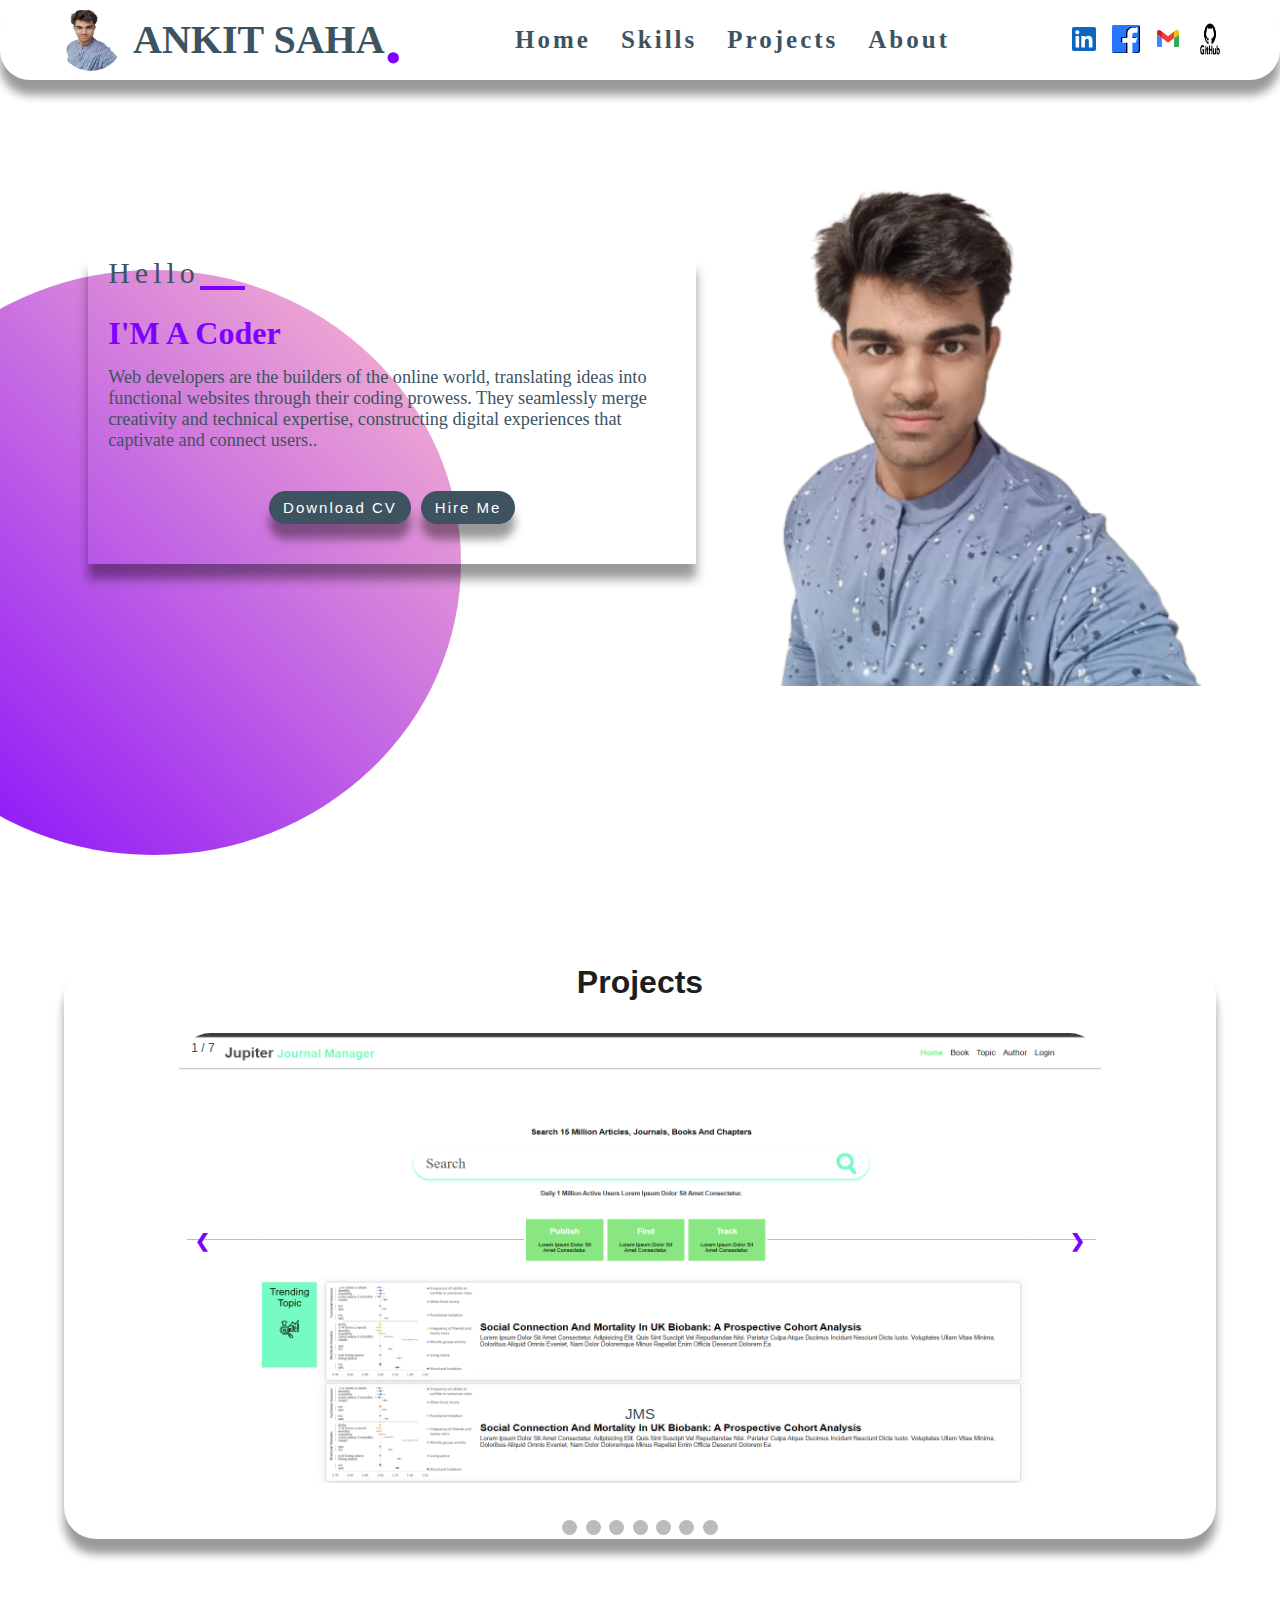
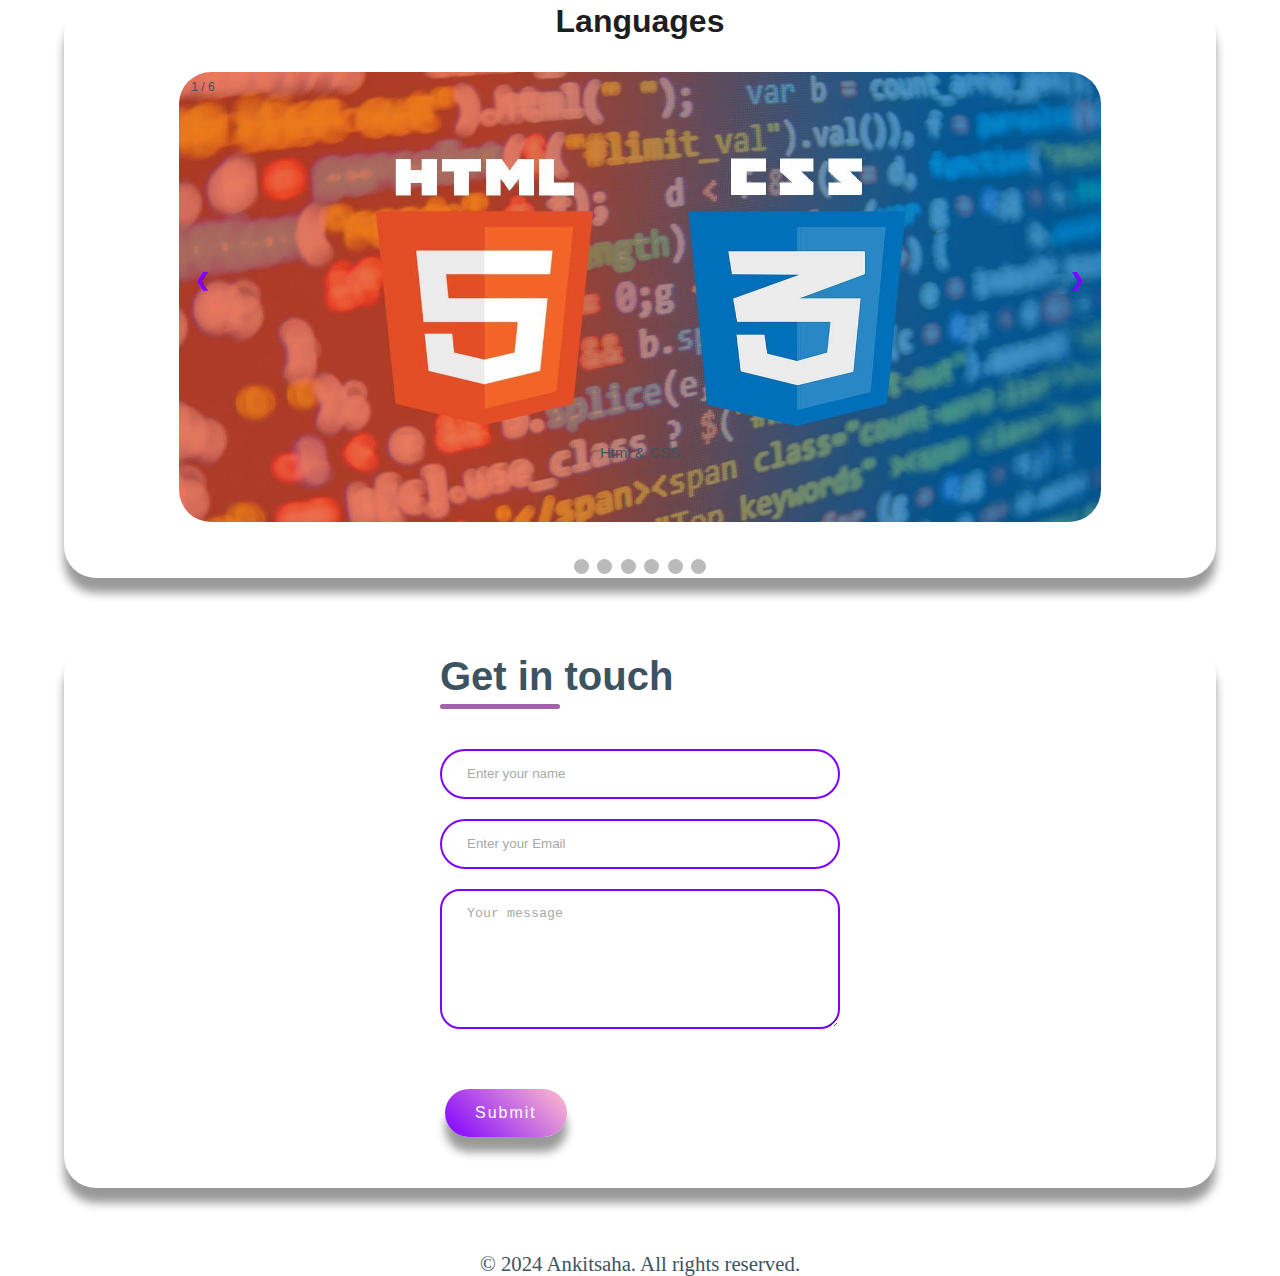
<file: index.html>
<!DOCTYPE html>
<html lang="en">
<head>
    <meta charset="UTF-8">
    <meta name="viewport" content="width=device-width, initial-scale=1.0">
    <title>Ankit's_Profile</title>
    <link rel="icon" type="image/x-icon" href="./photoes/Ankit.png">
    <link rel="stylesheet" href="style.css">
    <link rel="stylesheet" href="mediaquery.css">
</head>
<body>
    <div class="container">
        <nav>
            <div class="logo">
                <img src="./photoes/Ankit.png" alt="">
                Ankit Saha<b>.</b>
            </div>

            <ul class="navItem">
                <li><a href="index.html">Home</a></li>
                <li><a href="skillspage.html">Skills</a></li>
                <li><a href="projects.html">Projects</a></li>
                <li><a href="About.html">about</a></li>

            </ul>
        
            <div class="links">
                <a href="https://www.linkedin.com/feed/"><img src="./photoes/linkedin-svgrepo-com.svg" alt=""></i></a>
                <a href="https://www.facebook.com/"><img src="./photoes/facebook-svgrepo-com.svg" alt=""></a>
                <a href="contact_mail.html"><img src="./photoes/gmail-svgrepo-com.svg" alt=""></i></a>
                <a href="https://github.com/dashboard"><img src="./photoes/github.png" alt=""></a>
            </div>
        </nav>

        <div class="wrapper">
            <div class="cols cols0">
                <span class="topline">Hello</span>
                <h1><span class="multiText sentence" id="sentence"></span>
                    <span id="feature-text" class="multiText"></span>
                    <span class="input-cursor multiText"></span></h1>
                <p>Web developers are the builders of the online world, 
                    translating ideas into functional websites through their coding prowess. 
                    They seamlessly merge creativity and technical expertise,
                     constructing digital experiences that captivate and connect users..</p>
                     <div class="btns">
                        <a href="./ankit_saha_CV.pdf" download="ankit_saha_CV"><button id="downloadCV">download CV</button></a>
                        
                        <a href="hire_me.html"><button>hire me</button></a>
                     </div>
            </div>
            <div class="cols cols1">
                <div class="imgbox">
                    <img src="./photoes/Ankit.png" alt="">
                </div>
            </div>
            
        </div>
    </div>

    <div class="body">
        <h1>Projects</h1>
        <div class="slideshow-container">
    
            <!-- Full-width images with number and caption text -->
            <div class="mySlides1 fade">
              <div class="numbertext">1 / 7</div>
              <img src="./photoes/JMS.png" alt="">
              <div class="text">JMS</div>
            </div>
          
            <div class="mySlides1 fade">
              <div class="numbertext">2 / 7</div>
              <img src="./photoes/my_portfolio.png" alt="">
              <div class="text">my portfolio</div>
            </div>
          
            <div class="mySlides1 fade">
              <div class="numbertext">3 / 7</div>
              <img src="./photoes/Garbage_Collector.png" alt="">
              <div class="text">Garbage Collector</div>
            </div>
        
            <div class="mySlides1 fade">
              <div class="numbertext">4 / 7</div>
              <img src="./photoes/Spotify.png" alt="Spotify">
              <div class="text">Spotify</div>
            </div>
        
            <div class="mySlides1 fade">
              <div class="numbertext">5 / 7</div>
              <img src="./photoes/Notepad.png" alt="">
              <div class="text">Notepad</div>
            </div>

            <div class="mySlides1 fade">
                <div class="numbertext">6 / 7</div>
                <img src="./photoes/ems.png" alt="EMS">
                <div class="text">EMS</div>
            </div>
            <div class="mySlides1 fade">
                <div class="numbertext">7 / 7</div>
                <img src="./photoes/tic_tac_toe.png" alt="tic_tac_toe">
                <div class="text">tic_tac_toe</div>
            </div>
          
            <!-- Next and previous buttons -->
            <a class="prev" onclick="plusSlides(-1, 0)">&#10094;</a>
            <a class="next" onclick="plusSlides(1, 0)">&#10095;</a>
          </div>
          <br>
          
          <!-- The dots/circles -->
          <div style="text-align:center">
            <span class="dot1" onclick="currentSlide(1, 0)"></span>
            <span class="dot1" onclick="currentSlide(2, 0)"></span>
            <span class="dot1" onclick="currentSlide(3, 0)"></span>
            <span class="dot1" onclick="currentSlide(4, 0)"></span>
            <span class="dot1" onclick="currentSlide(5, 0)"></span>
            <span class="dot1" onclick="currentSlide(6, 0)"></span>
            <span class="dot1" onclick="currentSlide(7, 0)"></span>
        </div>
        </div>  

        <div class="body labody">
            <h1>Languages</h1>
            <div class="slideshow-container">
        
                <!-- Full-width images with number and caption text -->
                <div class="mySlides2 fade">
                  <div class="numbertext">1 / 6</div>
                  <img src="./photoes/language_photo/htnl_css.jpg" alt="">
                  <div class="text">Html & CSS</div>
                </div>
              
                <div class="mySlides2 fade">
                  <div class="numbertext">2 / 6</div>
                  <img src="./photoes/language_photo/js.jpg" alt="">
                  <div class="text">js</div>
                </div>
              
                <div class="mySlides2 fade">
                  <div class="numbertext">3 / 6</div>
                  <img src="./photoes/language_photo/java.jpg" alt="">
                  <div class="text">java</div>
                </div>
            
                <div class="mySlides2 fade">
                  <div class="numbertext">4 / 6</div>
                  <img src="./photoes/language_photo/mysql.jpeg" alt="Spotify">
                  <div class="text">mysql</div>
                </div>
            
                <div class="mySlides2 fade">
                  <div class="numbertext">5 / 6</div>
                  <img src="./photoes/language_photo/php.jpg" alt="">
                  <div class="text">php</div>
                </div>
    
                <div class="mySlides2 fade">
                    <div class="numbertext">6 / 6</div>
                    <img src="./photoes/language_photo/download_c.png" alt="EMS">
                    <div class="text">c</div>
                </div>
                
              
                <!-- Next and previous buttons -->
                <a class="prev" onclick="plusSlides(-1, 1)">&#10094;</a>
                <a class="next" onclick="plusSlides(1, 1)">&#10095;</a>
              </div>
              <br>
              
              <!-- The dots/circles -->
              <div style="text-align:center">
                <span class="dot2" onclick="currentSlide(1, 1)"></span>
                <span class="dot2" onclick="currentSlide(2, 1)"></span>
                <span class="dot2" onclick="currentSlide(3, 1)"></span>
                <span class="dot2" onclick="currentSlide(4, 1)"></span>
                <span class="dot2" onclick="currentSlide(5, 1)"></span>
                <span class="dot2" onclick="currentSlide(6, 1)"></span>
            </div>
        </div>  
<!--
     <div class="body labody">
                <h1>Hobby</h1>
                <div class="slideshow-container">
            
                     Full-width images with number and caption text 
                    <div class="mySlides3 fade">
                        <div class="numbertext">1 / 5</div>
                        <img src="./photoes/hobby/chess-silver-black-reflection-wallpaper-preview.jpg" style="width:100%">
                        <div class="text">Playing Chess</div>
                      </div>
                    
                      <div class="mySlides3 fade">
                        <div class="numbertext">2 / 5</div>
                        <img src="./photoes/hobby/cycling.jpg" style="width:100%">
                        <div class="text">Cycling</div>
                      </div>
                    
                      <div class="mySlides3 fade">
                        <div class="numbertext">3 / 5</div>
                        <img src="./photoes/hobby/exercises.jpg" style="width:100%">
                        <div class="text">exercises</div>
                      </div>
                  
                      <div class="mySlides3 fade">
                        <div class="numbertext">4 / 5</div>
                        <img src="./photoes/hobby/cooking.jpeg" style="width:100%">
                        <div class="text">Caption Three</div>
                      </div>
                  
                      <div class="mySlides3 fade">
                        <div class="numbertext">5 / 5</div>
                        <img src="./photoes/hobby/watching_videos.jpg" style="width:100%">
                        <div class="text">watching_videos</div>
                      </div>
                    
                     Next and previous buttons 
                      <a class="prev" onclick="plusSlides(-1, 2)">&#10094;</a>
                      <a class="next" onclick="plusSlides(1, 2)">&#10095;</a>
                    </div>
                    <br>
                    
                    The dots/circles
                    <div style="text-align:center">
                      <span class="dot3" onclick="currentSlide(1, 2)"></span>
                      <span class="dot3" onclick="currentSlide(2, 2)"></span>
                      <span class="dot3" onclick="currentSlide(3, 2)"></span>
                      <span class="dot3" onclick="currentSlide(4, 2)"></span>
                      <span class="dot3" onclick="currentSlide(5, 2)"></span>
                    </div>
                  </div>  -->

                  <div class="conta body">

                    <div class="contact-container">
                        <form action="https://api.web3forms.com/submit" method="POST" class="contact-left">
                            <div class="contact-left-title">
                                <h2>Get in touch</h2>
                                <hr>
                            </div>
                            <input type="hidden" name="access_key" value="df89b491-21e5-476a-a825-24d59970a0f6">
                            <input type="text" name="name" required placeholder="Enter your name" class="contact-input">
                            <input type="email" name="Email" required placeholder="Enter your Email" class="contact-input">
                            <textarea name="message" placeholder="Your message" class="contact-input" required id="" cols="30" rows="10"></textarea>
                            <button type="submit">Submit</button>
                        </form>
                    </div>
                </div>
           

            <footer>
                <p>&copy; 2024 Ankitsaha. All rights reserved.</p>
            </footer>

    <script src="https://code.jquery.com/jquery-3.6.4.min.js"></script>
    <script src="typecast.js"></script>
</body>
</html>
</file>
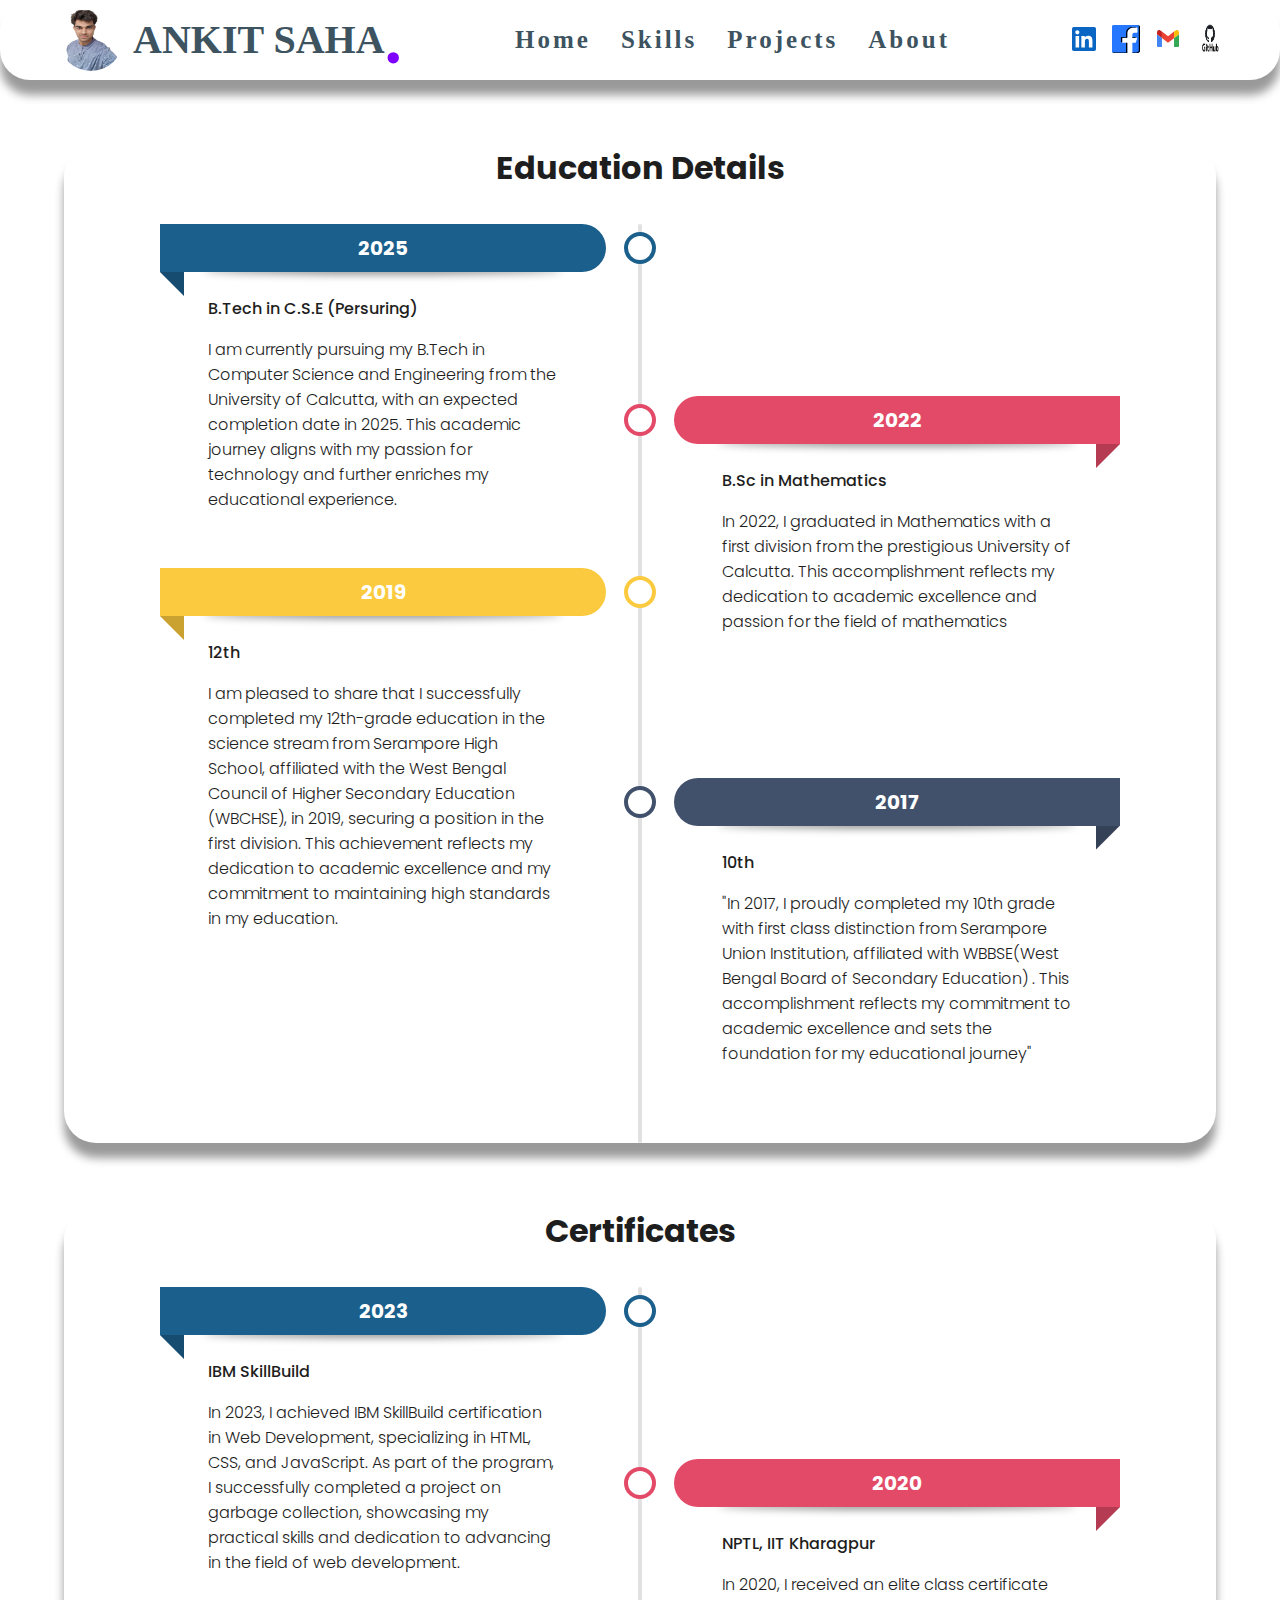
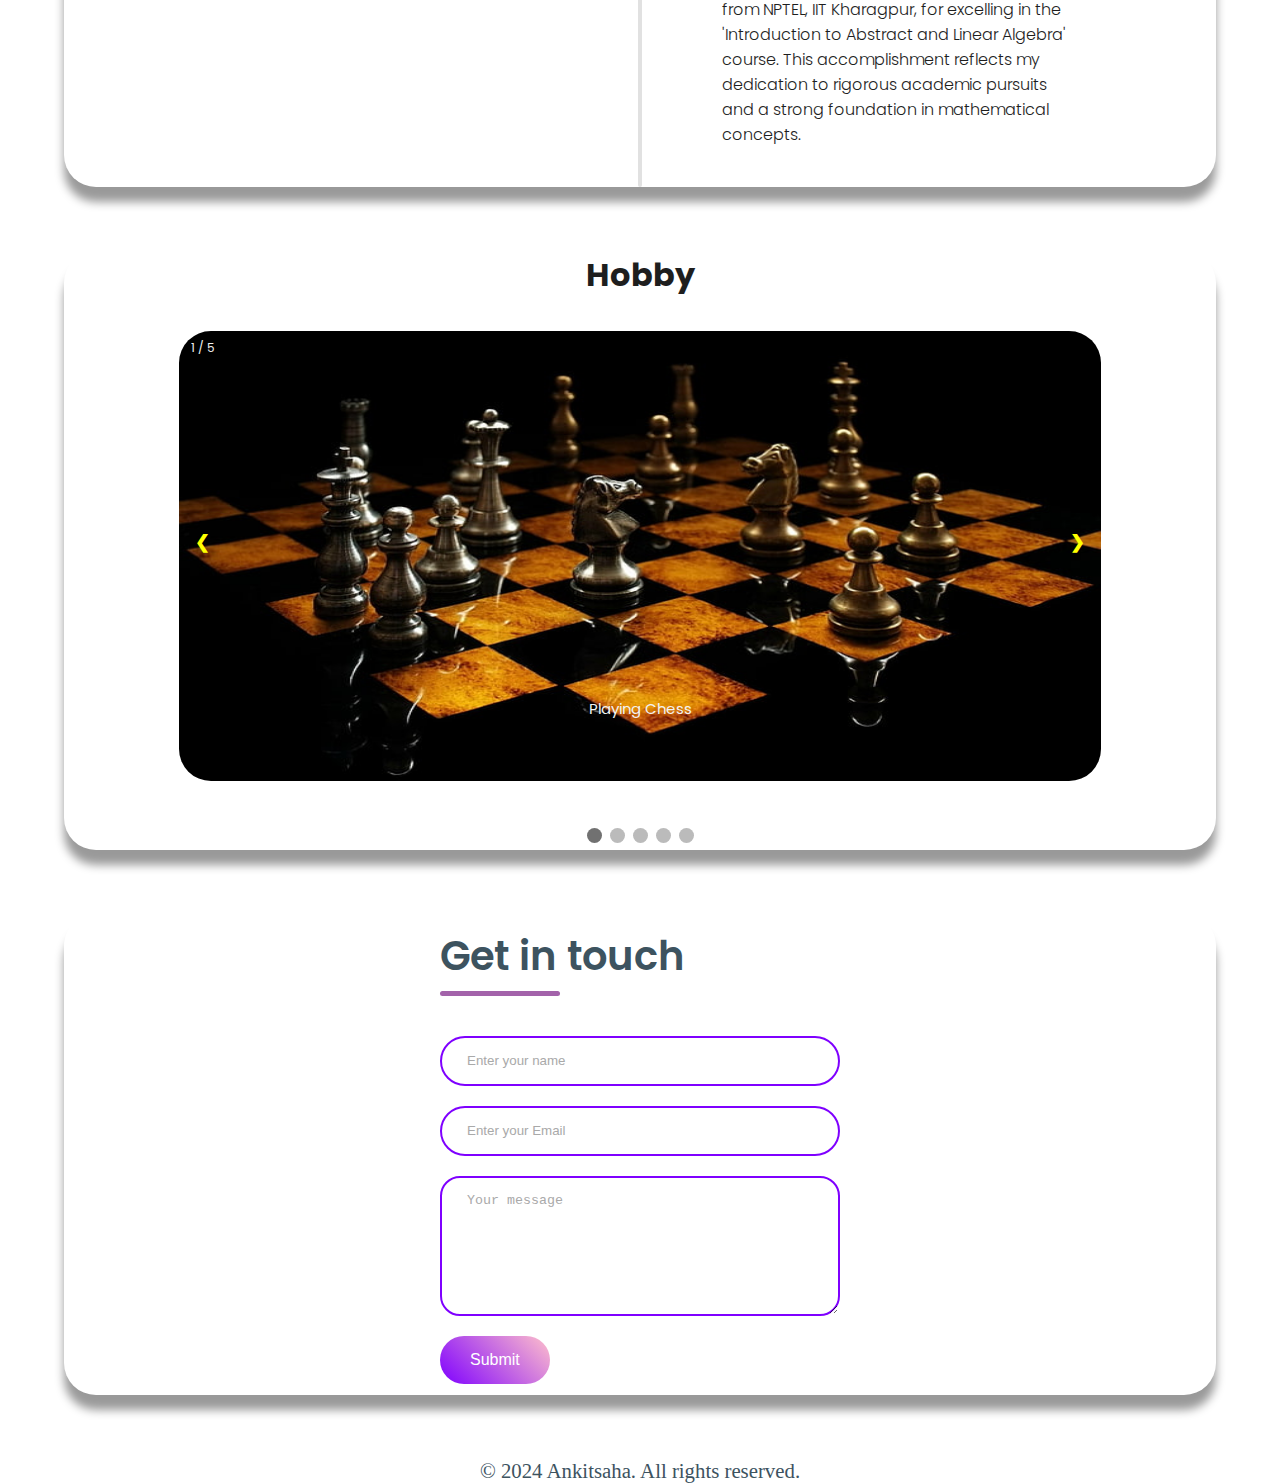
<file: About.html>
<!DOCTYPE html>
<html lang="en">
<head>
    <meta charset="UTF-8">
    <meta name="viewport" content="width=device-width, initial-scale=1.0">
    <title>About_me</title>
    <link rel="icon" type="image/x-icon" href="./photoes/Ankit.png">
    <link rel="stylesheet" href="aboutcss.css">
    <link rel="stylesheet" href="mediaquery.css">
</head>
<body>


    <nav>
        <div class="logo">
            <img src="./photoes/Ankit.png" alt="">
            Ankit Saha<b>.</b>
        </div>
        <ul class="navItem">
            <li><a href="index.html">Home</a></li>
            <li><a href="skillspage.html">Skills</a></li>
            <li><a href="projects.html">Projects</a></li>
            <li><a href="About.html">about</a></li>
        </ul>
        <div class="links">
            <a href="https://www.linkedin.com/feed/"><img src="./photoes/linkedin-svgrepo-com.svg" alt=""></i></a>
            <a href="https://www.facebook.com/"><img src="./photoes/facebook-svgrepo-com.svg" alt=""></a>
            <a href="contact_mail.html"><img src="./photoes/gmail-svgrepo-com.svg" alt=""></i></a>
            <a href="https://github.com/dashboard"><img src="./photoes/github2.png" alt=""></a>
        </div>
    </nav>

    <div class="body">
    <h1>Education Details</h1>
<ul class="borderab">
    <li style="--accent-color:#1B5F8C">
        <div class="date">2025</div>
        <div class="title">B.Tech in C.S.E (Persuring)</div>
        <div class="descr">I am currently pursuing my B.Tech in Computer Science and Engineering from the University of Calcutta, with an expected completion date in 2025.
             This academic journey aligns with my passion for technology and further enriches my educational experience.</div>
    </li>
    <li style="--accent-color:#E24A68">
        <div class="date">2022</div>
        <div class="title">B.Sc in Mathematics</div>
        <div class="descr">In 2022, I graduated in Mathematics with a first division from the prestigious University of Calcutta.
             This accomplishment reflects my dedication to academic excellence and passion for the field of mathematics</div>
    </li>
    <li style="--accent-color:#FBCA3E">
        <div class="date">2019</div>
        <div class="title">12th</div>
        <div class="descr">I am pleased to share that I successfully completed my 12th-grade education in the science stream from Serampore High School,
             affiliated with the West Bengal Council of Higher Secondary Education (WBCHSE), in 2019, securing a position in the first division.
             This achievement reflects my dedication to academic excellence and my commitment to maintaining high standards in my education.</div>
    </li>
    <li style="--accent-color:#41516C">
        <div class="date">2017</div>
        <div class="title">10th</div>
        <div class="descr">"In 2017, I proudly completed my 10th grade with first class distinction from Serampore Union Institution, affiliated with WBBSE(West Bengal Board of Secondary Education) .
             This accomplishment reflects my commitment to academic excellence and sets the foundation for my educational journey"</div>
    </li>
    
</ul>

</div>

<div class="body body2">
<h1>Certificates</h1>
<ul class="borderab">
    <li style="--accent-color:#1B5F8C">
        <div class="date">2023</div>
        <div class="title">IBM SkillBuild</div>
        <div class="descr">In 2023, I achieved IBM SkillBuild certification in Web Development, specializing in HTML, CSS, and JavaScript.
             As part of the program, I successfully completed a project on garbage collection,
             showcasing my practical skills and dedication to advancing in the field of web development.</div>
    </li>
    <li style="--accent-color:#E24A68">
        <div class="date">2020</div>
        <div class="title">NPTL, IIT Kharagpur</div>
        <div class="descr">In 2020, I received an elite class certificate from NPTEL, IIT Kharagpur, for excelling in the 'Introduction to Abstract and Linear Algebra' course.
             This accomplishment reflects my dedication to rigorous academic pursuits and a strong foundation in mathematical concepts.</div>
    </li>
</div>
<div class="body">
    <h1>Hobby</h1>
    <div class="slideshow-container">

        <!-- Full-width images with number and caption text -->
        <div class="mySlides fade">
          <div class="numbertext">1 / 5</div>
          <img src="./photoes/hobby/chess-silver-black-reflection-wallpaper-preview.jpg" style="width:100%">
          <div class="text">Playing Chess</div>
        </div>
      
        <div class="mySlides fade">
          <div class="numbertext">2 / 5</div>
          <img src="./photoes/hobby/cycling.jpg" style="width:100%">
          <div class="text">Cycling</div>
        </div>
      
        <div class="mySlides fade">
          <div class="numbertext">3 / 5</div>
          <img src="./photoes/hobby/exercises.jpg" style="width:100%">
          <div class="text">exercises</div>
        </div>
    
        <div class="mySlides fade">
          <div class="numbertext">4 / 5</div>
          <img src="./photoes/hobby/cooking.jpeg" style="width:100%">
          <div class="text">Caption Three</div>
        </div>
    
        <div class="mySlides fade">
          <div class="numbertext">5 / 5</div>
          <img src="./photoes/hobby/watching_videos.jpg" style="width:100%">
          <div class="text">watching_videos</div>
        </div>
      
        <!-- Next and previous buttons -->
        <a class="prev" onclick="plusSlides(-1)">&#10094;</a>
        <a class="next" onclick="plusSlides(1)">&#10095;</a>
      </div>
      <br>
      
      <!-- The dots/circles -->
      <div style="text-align:center">
        <span class="dot" onclick="currentSlide(1)"></span>
        <span class="dot" onclick="currentSlide(2)"></span>
        <span class="dot" onclick="currentSlide(3)"></span>
        <span class="dot" onclick="currentSlide(4)"></span>
        <span class="dot" onclick="currentSlide(5)"></span>
      </div>
    </div>  
      




<div class="conta body">

    <div class="contact-container">
        <form action="https://api.web3forms.com/submit" method="POST" class="contact-left">
            <div class="contact-left-title">
                <h2>Get in touch</h2>
                <hr>
            </div>
            <input type="hidden" name="access_key" value="df89b491-21e5-476a-a825-24d59970a0f6">
            <input type="text" name="name" required placeholder="Enter your name" class="contact-input">
            <input type="email" name="Email" required placeholder="Enter your Email" class="contact-input">
            <textarea name="message" placeholder="Your message" class="contact-input" required id="" cols="30" rows="10"></textarea>
            <button type="submit">Submit</button>
        </form>
    </div>
</div>

<footer>
    <p>&copy; 2024 Ankitsaha. All rights reserved.</p>
</footer>


<script src="java.js"></script>
</body>
</html>
</file>
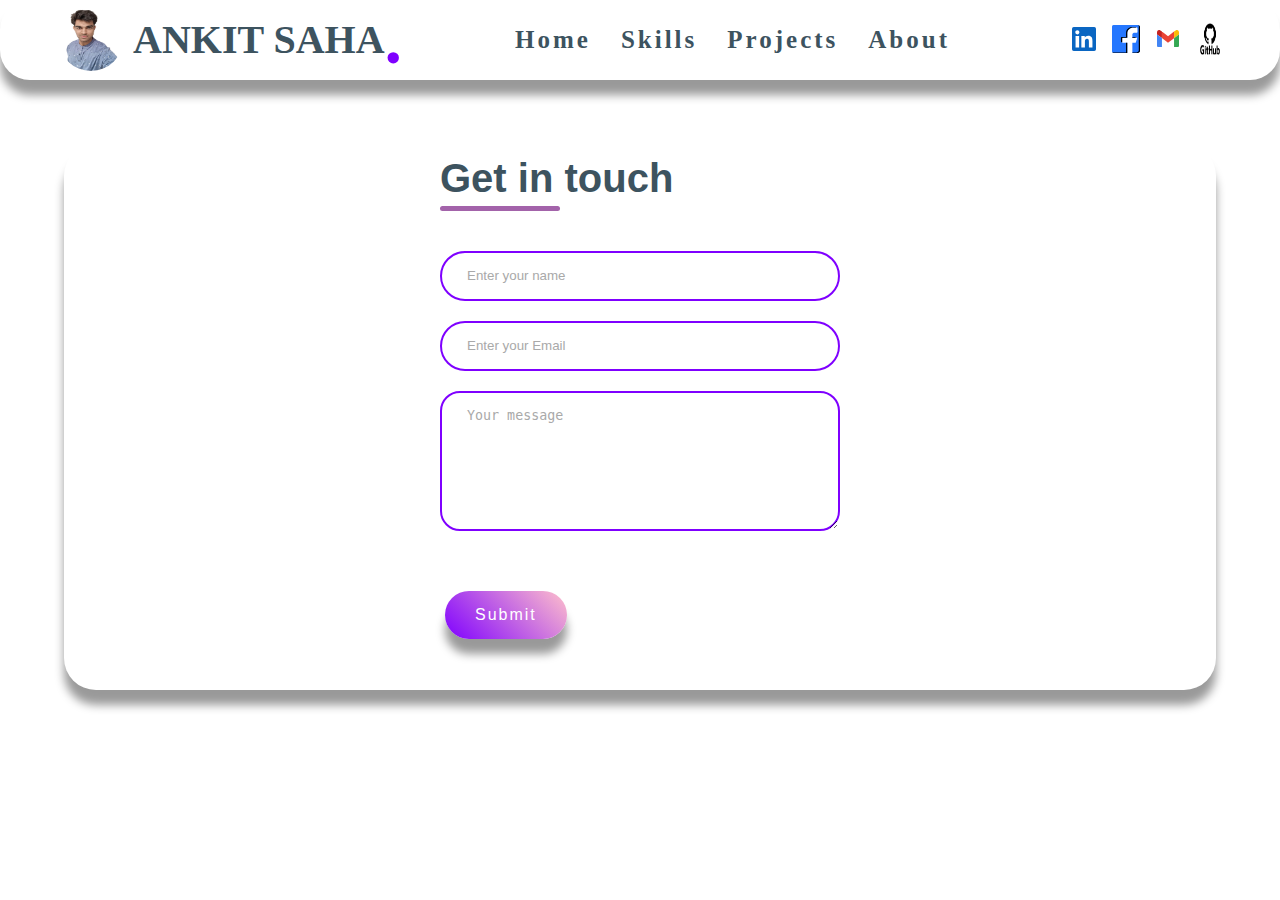
<file: contact_mail.html>
<!DOCTYPE html>
<html lang="en">
<head>
    <meta charset="UTF-8">
    <meta name="viewport" content="width=device-width, initial-scale=1.0">
    <title>contact_via_Mail</title>
    <link rel="icon" type="image/x-icon" href="./photoes/Ankit.png">
    <link rel="stylesheet" href="style.css">
    <link rel="stylesheet" href="mediaquery.css">
</head>
<body>

    <nav>
        <div class="logo">
            <img src="./photoes/Ankit.png" alt="">
            Ankit Saha<b>.</b>
        </div>

        <ul class="navItem">
            <li><a href="index.html">Home</a></li>
            <li><a href="skillspage.html">Skills</a></li>
            <li><a href="projects.html">Projects</a></li>
            <li><a href="About.html">about</a></li>

        </ul>
    
        <div class="links">
            <a href="https://www.linkedin.com/feed/"><img src="./photoes/linkedin-svgrepo-com.svg" alt=""></i></a>
            <a href="https://www.facebook.com/"><img src="./photoes/facebook-svgrepo-com.svg" alt=""></a>
            <a href="contact_mail.html"><img src="./photoes/gmail-svgrepo-com.svg" alt=""></i></a>
            <a href="https://github.com/dashboard"><img src="./photoes/github.png" alt=""></a>
        </div>
    </nav>


    <div class="conta body">

        <div class="contact-container">
            <form action="https://api.web3forms.com/submit" method="POST" class="contact-left">
                <div class="contact-left-title">
                    <h2>Get in touch</h2>
                    <hr>
                </div>
                <input type="hidden" name="access_key" value="df89b491-21e5-476a-a825-24d59970a0f6">
                <input type="text" name="name" required placeholder="Enter your name" class="contact-input">
                <input type="email" name="Email" required placeholder="Enter your Email" class="contact-input">
                <textarea name="message" placeholder="Your message" class="contact-input" required id="" cols="30" rows="10"></textarea>
                <button type="submit">Submit</button>
            </form>
        </div>
    </div>
</body>
</html>
</file>
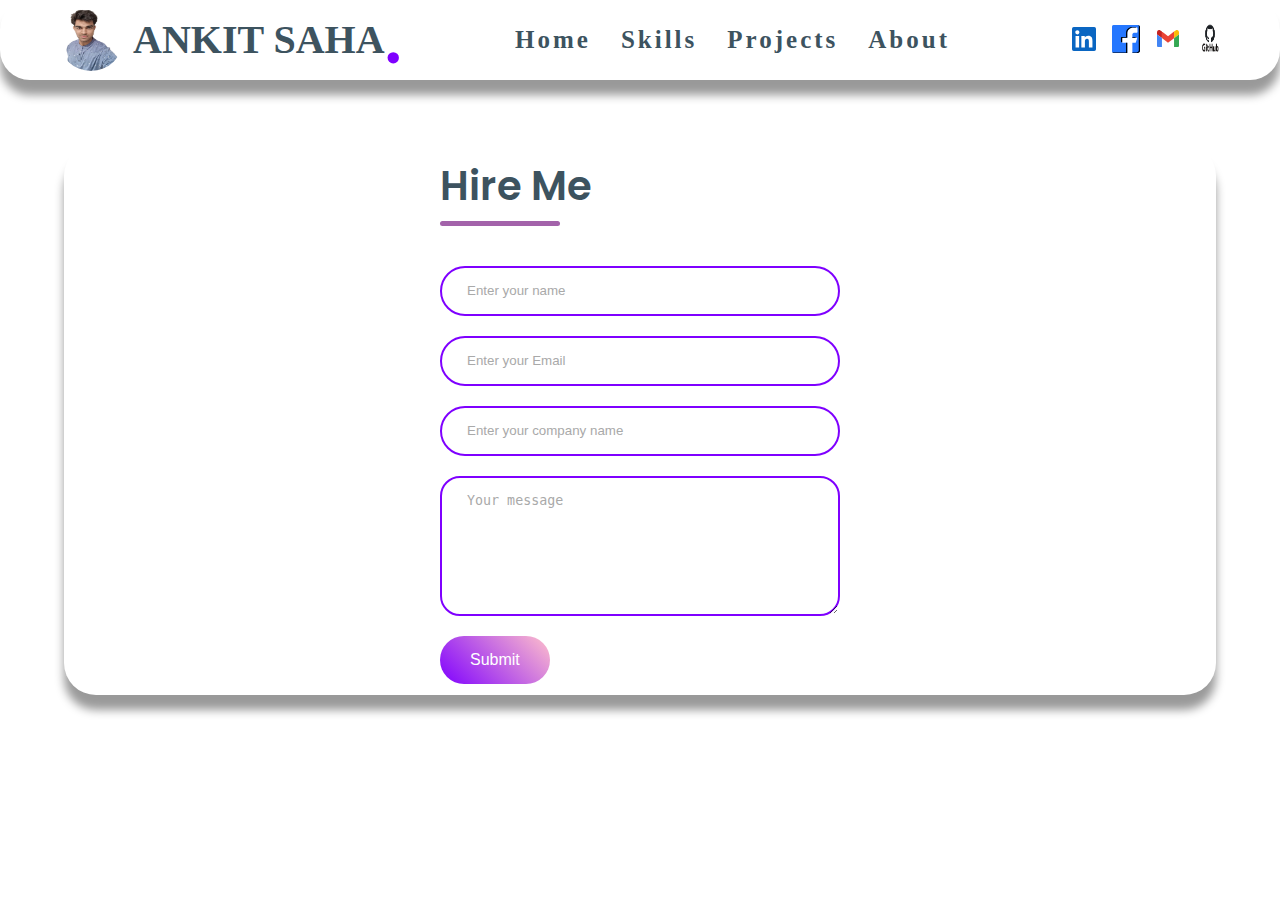
<file: hire_me.html>
<!DOCTYPE html>
<html lang="en">
<head>
    <meta charset="UTF-8">
    <meta name="viewport" content="width=device-width, initial-scale=1.0">
    <title>Hire_me</title>
    <link rel="icon" type="image/x-icon" href="./photoes/Ankit.png">
    <link rel="stylesheet" href="aboutcss.css">
    <link rel="stylesheet" href="mediaquery.css">
</head>
<body>
    <nav>
        <div class="logo">
            <img src="./photoes/Ankit.png" alt="">
            Ankit Saha<b>.</b>
        </div>
        <ul class="navItem">
            <li><a href="index.html">Home</a></li>
            <li><a href="skillspage.html">Skills</a></li>
            <li><a href="projects.html">Projects</a></li>
            <li><a href="About.html">about</a></li>
        </ul>
        <div class="links">
            <a href="https://www.linkedin.com/feed/"><img src="./photoes/linkedin-svgrepo-com.svg" alt=""></i></a>
            <a href="https://www.facebook.com/"><img src="./photoes/facebook-svgrepo-com.svg" alt=""></a>
            <a href="contact_mail.html"><img src="./photoes/gmail-svgrepo-com.svg" alt=""></i></a>
            <a href="https://github.com/dashboard"><img src="./photoes/github2.png" alt=""></a>
        </div>
    </nav>

    <div class="conta body">

        <div class="contact-container">
            <form action="https://api.web3forms.com/submit" method="POST" class="contact-left">
                <div class="contact-left-title">
                    <h2>Hire Me</h2>
                    <hr>
                </div>
                <input type="hidden" name="access_key" value="df89b491-21e5-476a-a825-24d59970a0f6">
                <input type="text" name="name" required placeholder="Enter your name" class="contact-input">
                <input type="email" name="Email" required placeholder="Enter your Email" class="contact-input">
                <input type="text" name="name" required placeholder="Enter your company name" class="contact-input">
                <textarea name="message" placeholder="Your message" class="contact-input" required id="" cols="30" rows="10"></textarea>
                <button type="submit">Submit</button>
            </form>
        </div>
    </div>
</body>
</html>
</file>
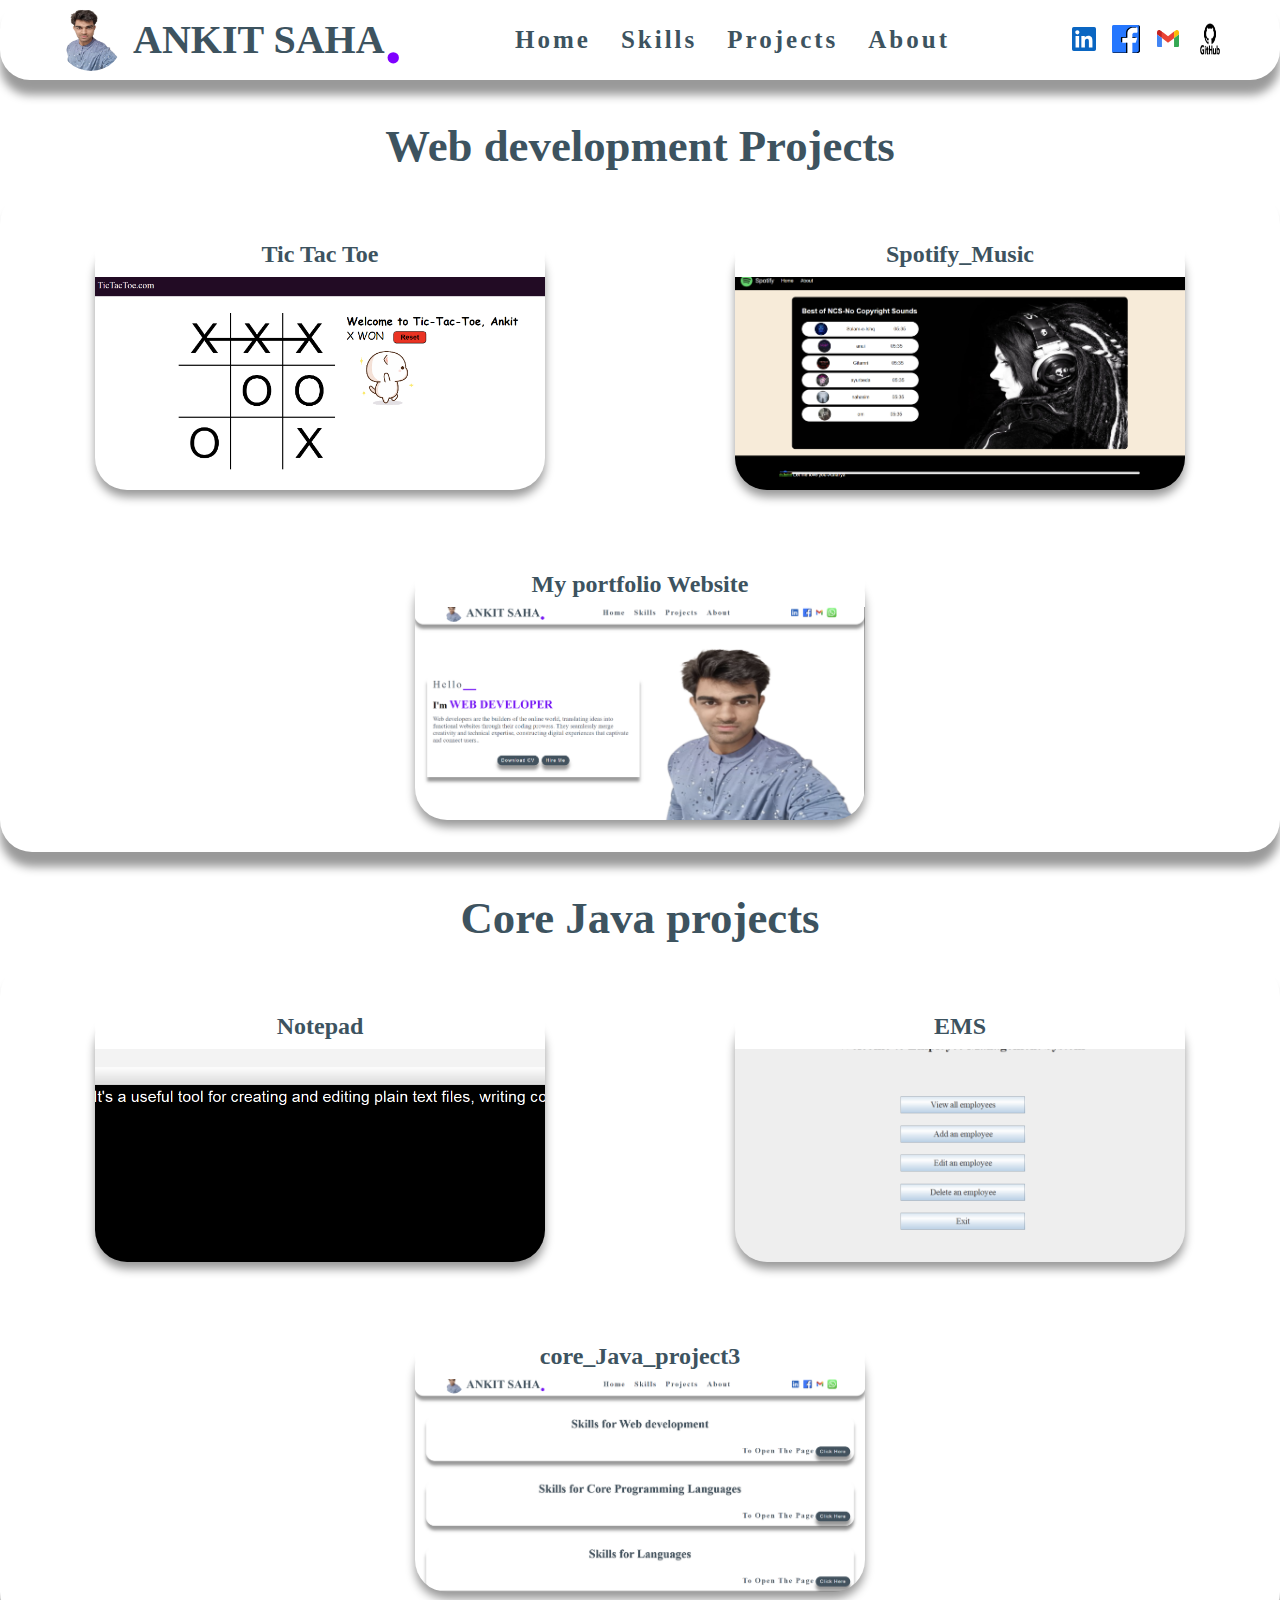
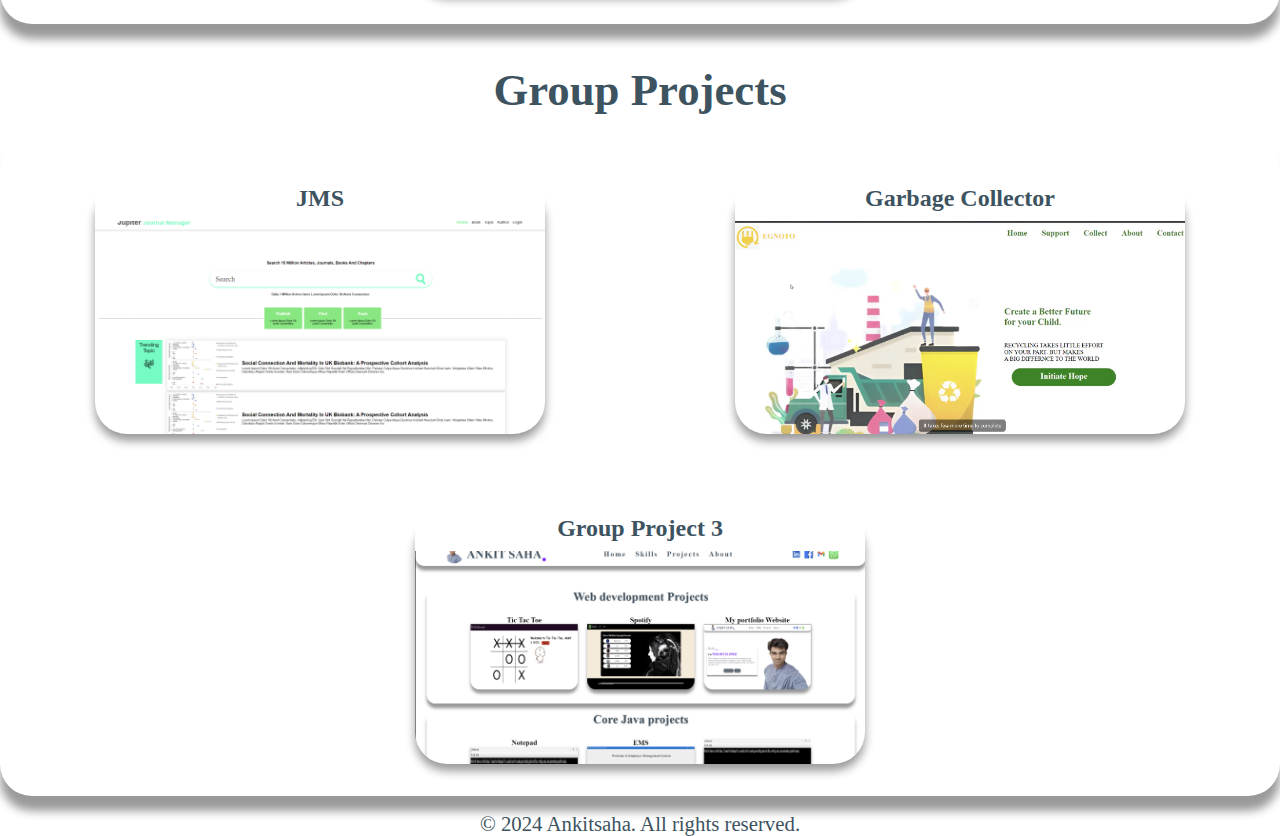
<file: projects.html>
<!DOCTYPE html>
<html lang="en">
<head>
    <meta charset="UTF-8">
    <meta name="viewport" content="width=device-width, initial-scale=1.0">
    <title>Projects</title>
    <link rel="icon" type="image/x-icon" href="./photoes/Ankit.png">
    <link rel="stylesheet" href="projectstyle.css">
    <link rel="stylesheet" href="mediaquery.css">
</head>
<body>
    

    <nav>
        <div class="logo">
            <img src="./photoes/Ankit.png" alt="">
            Ankit Saha<b>.</b>
        </div>
        <ul class="navItem">
            <li><a href="index.html">Home</a></li>
            <li><a href="skillspage.html">Skills</a></li>
            <li><a href="projects.html">Projects</a></li>
            <li><a href="About.html">about</a></li>
        </ul>
        <div class="links">
            <a href="https://www.linkedin.com/feed/"><img src="./photoes/linkedin-svgrepo-com.svg" alt=""></i></a>
            <a href="https://www.facebook.com/"><img src="./photoes/facebook-svgrepo-com.svg" alt=""></a>
            <a href="contact_mail.html"><img src="./photoes/gmail-svgrepo-com.svg" alt=""></i></a>
            <a href="https://github.com/dashboard"><img src="./photoes/github.png" alt=""></a>
        </div>
    </nav>

    
<h1 class="proh">Web development Projects</h1>
<div class="cards">
  <div class="card">
    <h2 class="card-title">Tic Tac Toe</h2>
    <img src="./photoes/tic_tac_toe.png" alt="tic_tac_toe">
    <p class="card-desc"><span>Tic Tac Toe</span>
         <br><br>
         As part of the project, I also developed a classic Tic-Tac-Toe game, adding a fun and interactive element to the platform. 
         Players can choose between 'X' and 'O' and enjoy the game against a friends. 
         The game features a user-friendly interface and intuitive gameplay, providing a delightful experience for users. <br><br>
            <a href="https://github.com/ankitsaha392/TIc-Tac-Toe" class="open">To Open The project on<button>Github</button></a>
        </p>
        
  </div>
  <div class="card">
    <h2 class="card-title">Spotify_Music</h2>
    <img src="./photoes/Spotify.png" alt="Spotify">
    <p class="card-desc"><span>Spotify</span>
        <br><br>
        In this project, I developed a Spotify clone that allows users to listen to music from their device in offline mode,
         providing them with the flexibility to enjoy their favorite tracks at any time, anywhere. 
         The clone features essential music player functionalities such as previous, next, stop, and fast forwarding, enhancing the overall listening experience for users.<br><br>
        <a href="https://github.com/ankitsaha392/Spotify_Music" class="open">To Open The project on<button>Github</button></a></p>
  </div>
  <div class="card">
    <h2 class="card-title">My portfolio Website</h2>
    <img src="./photoes/my_portfolio.png" alt="">
    <p class="card-desc"><span>My portfolio Website</span>
        <br><br>
        I designed and developed a responsive portfolio website to showcase my profile, projects, and skills. 
        The website allows viewers to easily navigate through my work, learn about my background, and get in touch with me.
         It is optimized for various devices, ensuring a seamless viewing experience for all users.<br><br>
        <a href="https://github.com/ankitsaha392/My_portfolio_Website" class="open">To Open The project on<button>Github</button></a></p>
  </div>
</div>

<h1 class="proh">Core Java projects</h1>
<div class="cards">
  <div class="card">
    <h2 class="card-title">Notepad</h2>
    <img src="./photoes/Notepad.png" alt="">
    <p class="card-desc"><span>Notepad</span>
        <br><br>
        As part of this project, I developed a basic Notepad application with a range of features to enhance the user experience.
         Users can write their thoughts and utilize standard text editing functionalities such as copy, paste, and cut. Additionally, the application offers options to save, saveAs, print, and exit, providing users with full control over their text.
         The application is designed to be user-friendly and allows for customization of text according to the user's preferences.<br><br>
    <a href="https://github.com/ankitsaha392/Notepad" class="open">To Open The project on<button>Github</button></a></p>
  </div>
  <div class="card">
    <h2 class="card-title">EMS</h2>
    <img src="./photoes/ems.png" alt="EMS">
    <p class="card-desc"><span>Employee Management System</span>
        <br><br>I developed an Employee Management System that allows users to perform various operations on employee details. 
        Users can add new employees to the system, modify existing details in case of mistakes, delete employee records, and view the details of all employees.
         This system provides a convenient way to manage employee information efficiently.<br><br>
        <a href="#" class="open">To Open The project on<button>Github</button></a></p>
  </div>
  <div class="card">
    <h2 class="card-title">core_Java_project3</h2>
    <img src="./photoes/core_Java_project3.png" alt="">
    <p class="card-desc"><span>core_Java_project3</span>
        <br><br>On this project i created portfolio Website.
        Viewer can see my profile, can Contact with me.
        They can see my projects, know about my knowledge and skills
        This Website is very resposive .<br><br>
        <a href="#" class="open">To Open The project on<button>Github</button></a></p>
  </div>
</div>

<h1 class="proh">Group Projects</h1>
<div class="cards">
  <div class="card">
    <h2 class="card-title">JMS</h2>
    <img src="./photoes/JMS.png" alt="">
    <p class="card-desc"><span>Research Journal Management System</span>
        <br><br>
        In this project, I created a Journal Management System that facilitates the submission, review, and editing of manuscripts for academic journals. 
        Authors can submit their manuscripts through the system, which are then accessible to editors. Editors can view the submitted manuscripts, assign reviewers based on expertise, and manage the review process.
         Reviewers can access assigned manuscripts, provide comments and feedback, and contribute to the decision-making process.
         This system streamlines the journal management process, making it more efficient and collaborative for all parties involved.<br><br>
        <a href="https://github.com/ankitsaha392/Research_Journal_Management_System" class="open">To Open The project on<button>Github</button></a></p>
  </div>
  <div class="card">
    <h2 class="card-title">Garbage Collector</h2>
    <img src="./photoes/Garbage_Collector.png" alt="">
    
    <p class="card-desc"><span>Garbage Collector</span>
        <br><br>
        In this project, we developed a Garbage Collector application that allows users to schedule garbage collection based on their preferences. Users can select the type of garbage they want to dispose of and provide their location.
         Our partners then visit the specified location within 24 hours to collect the garbage. As a reward for using our service, customers receive some rewards, incentivizing them to participate in keeping their surroundings clean.<br><br>
                <a href="https://github.com/ankitsaha392/Garbage_Collector" class="open">To Open The project on<button>Github</button></a></p>
  </div>
  <div class="card">
    <h2 class="card-title">Group Project 3</h2>
    <img src="./photoes/Group_project3.png" alt="">
    <p class="card-desc"><span>Group Project 3</span>
        <br><br>On this project i created portfolio Website.
        Viewer can see my profile, can Contact with me.
        They can see my projects, know about my knowledge and skills
        This Website is very resposive.<br><br>
        <a href="#" class="open">To Open The project on<button>Github</button></a></p>
  </div>
</div>
         
<footer>
  <p>&copy; 2024 Ankitsaha. All rights reserved.</p>
</footer>
</body>
</html>
</file>
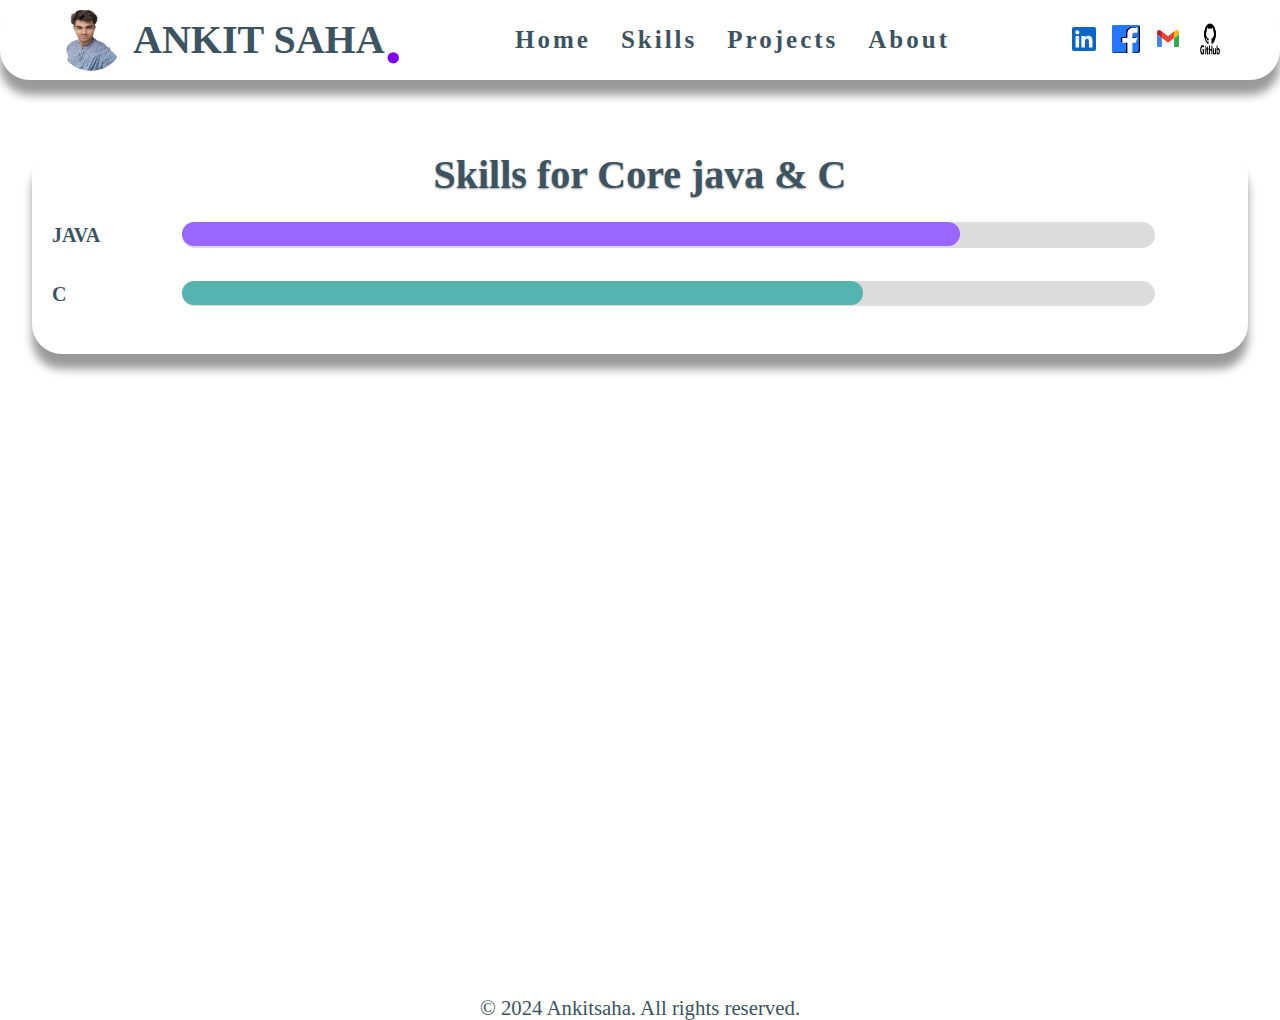
<file: skillcore.html>
<!DOCTYPE html>
<html lang="en">
<head>
    <meta charset="UTF-8">
    <meta name="viewport" content="width=device-width, initial-scale=1.0">
    <title>Skills</title>
    <link rel="icon" type="image/x-icon" href="./photoes/Ankit.png">
    <link rel="stylesheet" href="style.css">
    <link rel="stylesheet" href="mediaquery.css">
</head>
<body>
    <div class="container">
        <nav>
            <div class="logo">
                <img src="./photoes/Ankit.png" alt="">
                Ankit Saha<b>.</b>
            </div>
            <ul class="navItem">
                <li><a href="index.html">Home</a></li>
                <li><a href="skillspage.html">Skills</a></li>
                <li><a href="projects.html">Projects</a></li>
                <li><a href="About.html">about</a></li>
            </ul>
            <div class="links">
                <a href="https://www.linkedin.com/feed/"><img src="./photoes/linkedin-svgrepo-com.svg" alt=""></i></a>
                <a href="https://www.facebook.com/"><img src="./photoes/facebook-svgrepo-com.svg" alt=""></a>
                <a href="contact_mail.html"><img src="./photoes/gmail-svgrepo-com.svg" alt=""></i></a>
                <a href="https://github.com/dashboard"><img src="./photoes/github.png" alt=""></a>
            </div>
        </nav>
    

        <section>
        <div class="container2">
            <div class="fontend fontback font-skillcore">  
                <div class="h1sp">
                    <h1><span>Skills for Core java & C</span></h1> 
                </div>
                      
                        <p>Java</p>
                            <div class="container21">
                                <div class="skills java" role="progressbar"></div>
                            </div>
                        
                        <p>C</p>
                        <div class="container21">
                            <div class="skills C"></div>
                        </div>

                </div>
               
<!--
            <div class="backend">
                    <div class="h1sp">
                        <h1>Skills for backend development</h1>
                    </div>
                    
                    <p>javascript</p>
                    <div class="container21">
                        <div class="skills JS"></div>
                    </div>
                    
                    <p>PHP</p>
                    <div class="container21">
                        <div class="skills PHP"></div>
                    </div>

                    <p>sql</p>
                    <div class="container21">
                        <div class="skills sql"></div>
                    </div>
            </div>
               
            <div class="core">
                <div class="h1sp">
                    <h1>Skills for core java</h1>
                </div>
                <p>PHP</p>
                    <div class="container21">
                        <div class="skills PHP"></div>
                    </div>
                    <p>PHP</p>
                    <div class="container21">
                        <div class="skills PHP"></div>
                    </div>

            </div>--> 
                    
        </div>
        </section>

    </div>
    <footer>
        <p>&copy; 2024 Ankitsaha. All rights reserved.</p>
    </footer>
    
</body>
</html>
</file>
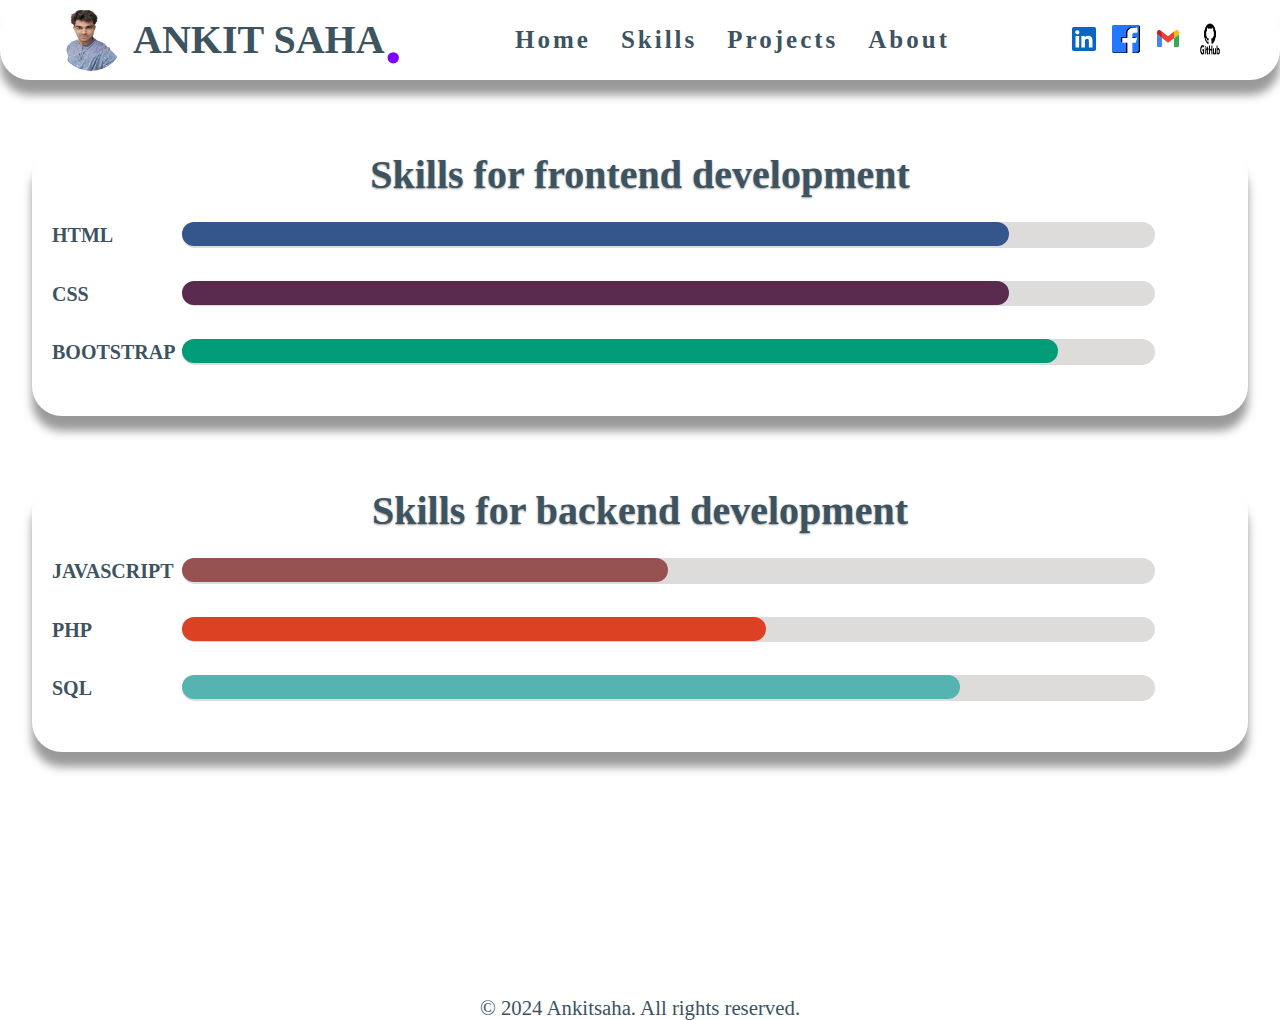
<file: skills.html>
<!DOCTYPE html>
<html lang="en">
<head>
    <meta charset="UTF-8">
    <meta name="viewport" content="width=device-width, initial-scale=1.0">
    <title>Skills</title>
    <link rel="icon" type="image/x-icon" href="./photoes/Ankit.png">
    <link rel="stylesheet" href="style.css">
    <link rel="stylesheet" href="mediaquery.css">
</head>
<body>
    <div class="container container5">
        <nav>
            <div class="logo">
                <img src="./photoes/Ankit.png" alt="">
                Ankit Saha<b>.</b>
            </div>
            <ul class="navItem">
                <li><a href="index.html">Home</a></li>
                <li><a href="skillspage.html">Skills</a></li>
                <li><a href="projects.html">Projects</a></li>
                <li><a href="About.html">about</a></li>
            </ul>
            <div class="links">
                <a href="https://www.linkedin.com/feed/"><img src="./photoes/linkedin-svgrepo-com.svg" alt=""></i></a>
                <a href="https://www.facebook.com/"><img src="./photoes/facebook-svgrepo-com.svg" alt=""></a>
                <a href="contact_mail.html"><img src="./photoes/gmail-svgrepo-com.svg" alt=""></i></a>
                <a href="https://github.com/dashboard"><img src="./photoes/github.png" alt=""></a>
            </div>
        </nav>
    

        <section>
        <div class="container2 containerskil">
            <div class="fontend fontback">  
                <div class="h1sp">
                    <h1><span>Skills for frontend development</span></h1> 
                </div>
                      
                        <p class="lan">HTML</p>
                            <div class="container21">
                                <div class="skills HTML" role="progressbar"></div>
                            </div>
                        
                        <p class="lan">CSS</p>
                        <div class="container21">
                            <div class="skills CSS"></div>
                        </div>

                        <p class="lan">BOOTSTRAP</p>
                        <div class="container21">
                            <div class="skills BS"></div>
                        </div>

                </div>
               

            <div class="backend fontback">
                    <div class="h1sp">
                        <h1>Skills for backend development</h1>
                    </div>
                    
                    <p>javascript</p>
                    <div class="container21">
                        <div class="skills JS"></div>
                    </div>
                    
                    <p>PHP</p>
                    <div class="container21">
                        <div class="skills PHP"></div>
                    </div>

                    <p>sql</p>
                    <div class="container21">
                        <div class="skills sql"></div>
                    </div>
            </div>
            <!--   
            <div class="core">
                <div class="h1sp">
                    <h1>Skills for core java</h1>
                </div>
                <p>PHP</p>
                    <div class="container21">
                        <div class="skills PHP"></div>
                    </div>
                    <p>PHP</p>
                    <div class="container21">
                        <div class="skills PHP"></div>
                    </div>

            </div>--> 
                    
        </div>
        </section>

    </div>

    <footer>
        <p>&copy; 2024 Ankitsaha. All rights reserved.</p>
    </footer>
    
</body>
</html>
</file>
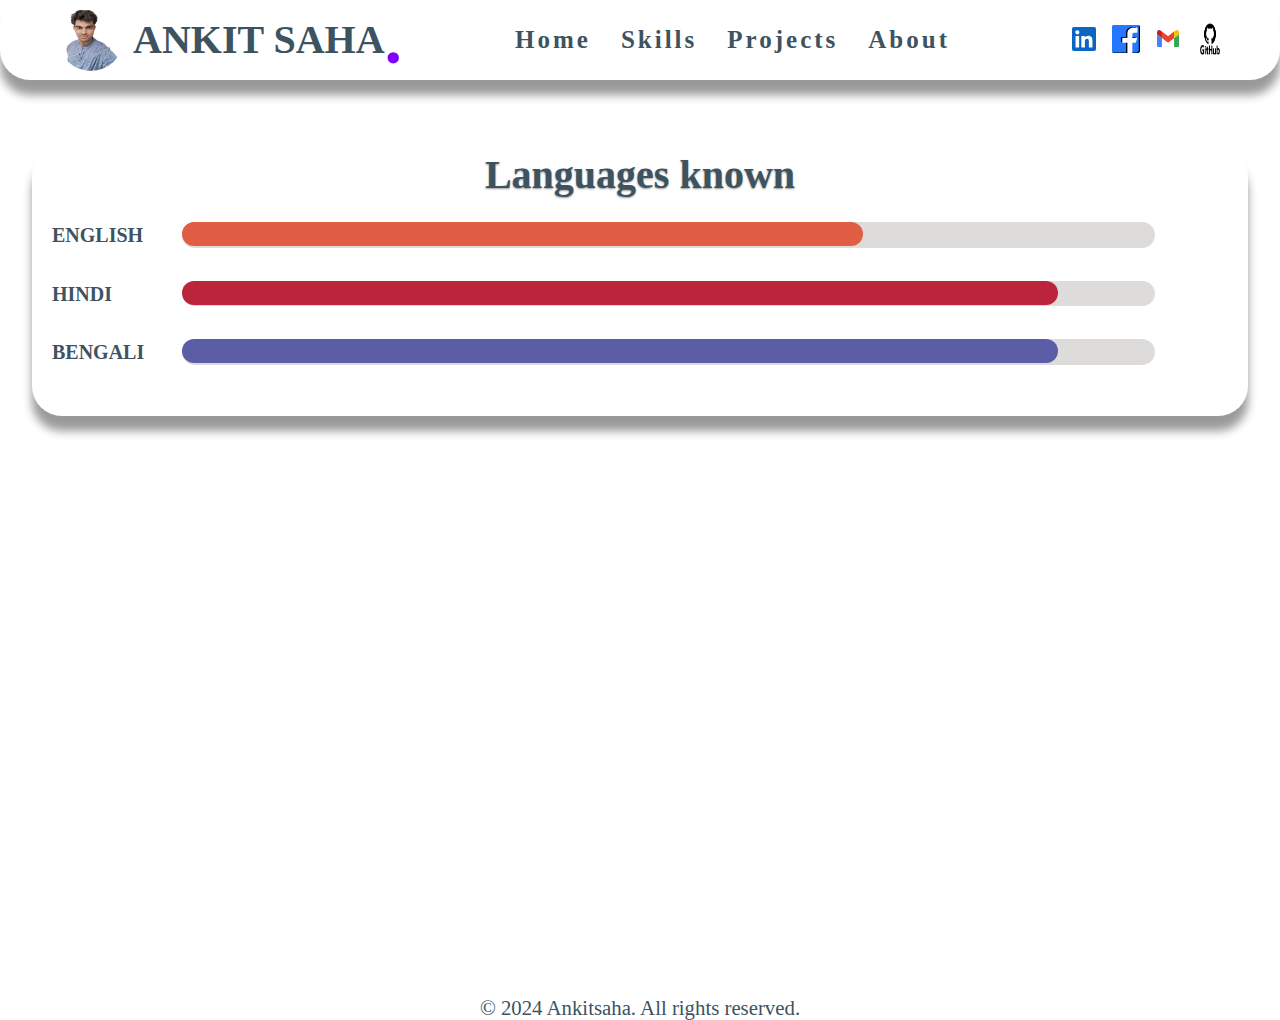
<file: skillslangu.html>
<!DOCTYPE html>
<html lang="en">
<head>
    <meta charset="UTF-8">
    <meta name="viewport" content="width=device-width, initial-scale=1.0">
    <title>Skills</title>
    <link rel="icon" type="image/x-icon" href="./photoes/Ankit.png">
    <link rel="stylesheet" href="style.css">
    <link rel="stylesheet" href="mediaquery.css">
</head>
<body>
    <div class="container">
        <nav>
            <div class="logo">
                <img src="./photoes/Ankit.png" alt="">
                Ankit Saha<b>.</b>
            </div>
            <ul class="navItem">
                <li><a href="index.html">Home</a></li>
                <li><a href="skillspage.html">Skills</a></li>
                <li><a href="projects.html">Projects</a></li>
                <li><a href="About.html">about</a></li>
            </ul>
            <div class="links">
                <a href="https://www.linkedin.com/feed/"><img src="./photoes/linkedin-svgrepo-com.svg" alt=""></i></a>
                <a href="https://www.facebook.com/"><img src="./photoes/facebook-svgrepo-com.svg" alt=""></a>
                <a href="contact_mail.html"><img src="./photoes/gmail-svgrepo-com.svg" alt=""></i></a>
                <a href="https://github.com/dashboard"><img src="./photoes/github.png" alt=""></a>
            </div>
        </nav>
    

        <section>
        <div class="container2">
            <div class="fontend fontback">  
                <div class="h1sp">
                    <h1><span>Languages known</span></h1> 
                </div>
                      
                        <p>English</p>
                            <div class="container21">
                                <div class="skills eng" role="progressbar"></div>
                            </div>
                        
                        <p>Hindi</p>
                        <div class="container21">
                            <div class="skills hindi"></div>
                        </div>

                        <p>Bengali</p>
                        <div class="container21">
                            <div class="skills beng"></div>
                        </div>

                </div>
                    
        </div>
        </section>

    </div>
    <footer>
        <p>&copy; 2024 Ankitsaha. All rights reserved.</p>
    </footer>
    
</body>
</html>
</file>
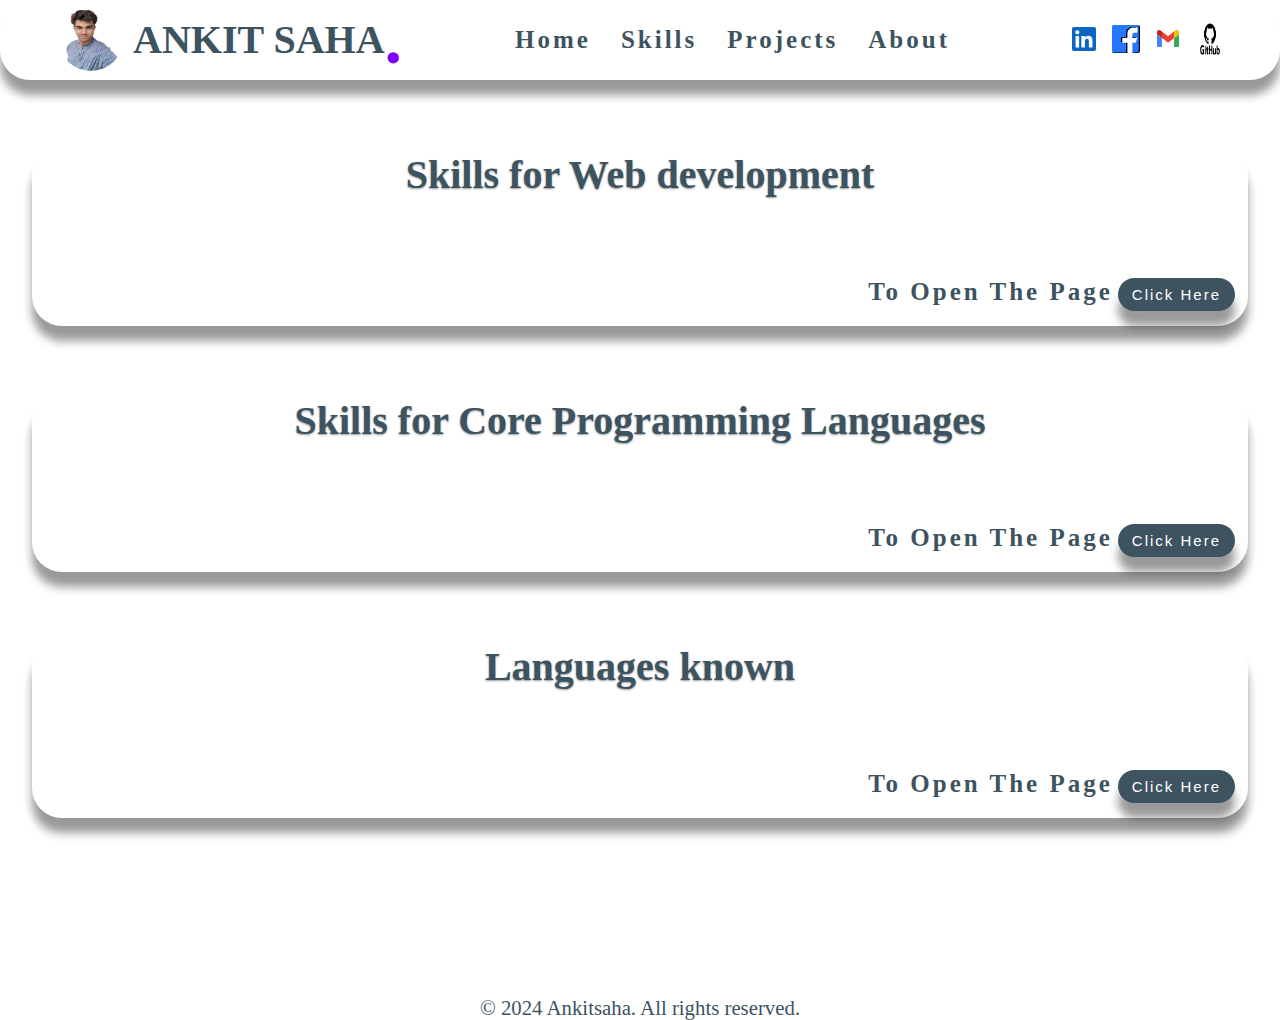
<file: skillspage.html>
<!DOCTYPE html>
<html lang="en">
<head>
    <meta charset="UTF-8">
    <meta name="viewport" content="width=device-width, initial-scale=1.0">
    <title>Skills</title>
    <link rel="icon" type="image/x-icon" href="./photoes/Ankit.png">
    <link rel="stylesheet" href="style.css">
    <link rel="stylesheet" href="mediaquery.css">
</head>
<body>
    <div class="container3">
        <nav>
            <div class="logo">
                <img src="./photoes/Ankit.png" alt="">
                Ankit Saha<b>.</b>
            </div>
            <ul class="navItem">
                <li><a href="index.html">Home</a></li>
                <li><a href="skillspage.html">Skills</a></li>
                <li><a href="projects.html">Projects</a></li>
                <li><a href="About.html">about</a></li>

            </ul>
            <div class="links">
                <a href="https://www.linkedin.com/feed/"><img src="./photoes/linkedin-svgrepo-com.svg" alt=""></i></a>
                <a href="https://www.facebook.com/"><img src="./photoes/facebook-svgrepo-com.svg" alt=""></a>
                <a href="contact_mail.html"><img src="./photoes/gmail-svgrepo-com.svg" alt=""></i></a>
                <a href="https://github.com/dashboard"><img src="./photoes/github.png" alt=""></a>
            </div>
        </nav>

        <div class="container3 container2">
            
                <div class="fontend mainpage">  
                    <div class="h1sp">
                        <h1><span>Skills for Web development</span></h1> 
                    </div>
                 
                    <div class="skbtn">
                    <a href="skills.html">To open the page<button>Click here</button></a>
                    </div>
                    
                </div>
               
        
            <div class="backend mainpage">
                    <div class="h1sp">
                        <h1>Skills for Core Programming Languages</h1>
                    </div>

                    <div class="skbtn">
                        <a href="skillcore.html">To open the page<button>Click here</button></a>
                     </div>
                     
            </div>

            <div class="core corei mainpage">
                <div class="h1sp">
                    <h1>Languages known</h1>
                </div>

                <div class="skbtn">
                    <a href="skillslangu.html">To open the page<button>Click here</button></a>
                </div>
                 
            </div>
        
    </div>
</div>

<footer>
    <p>&copy; 2024 Ankitsaha. All rights reserved.</p>
</footer>
    
</body>
</html>
</file>
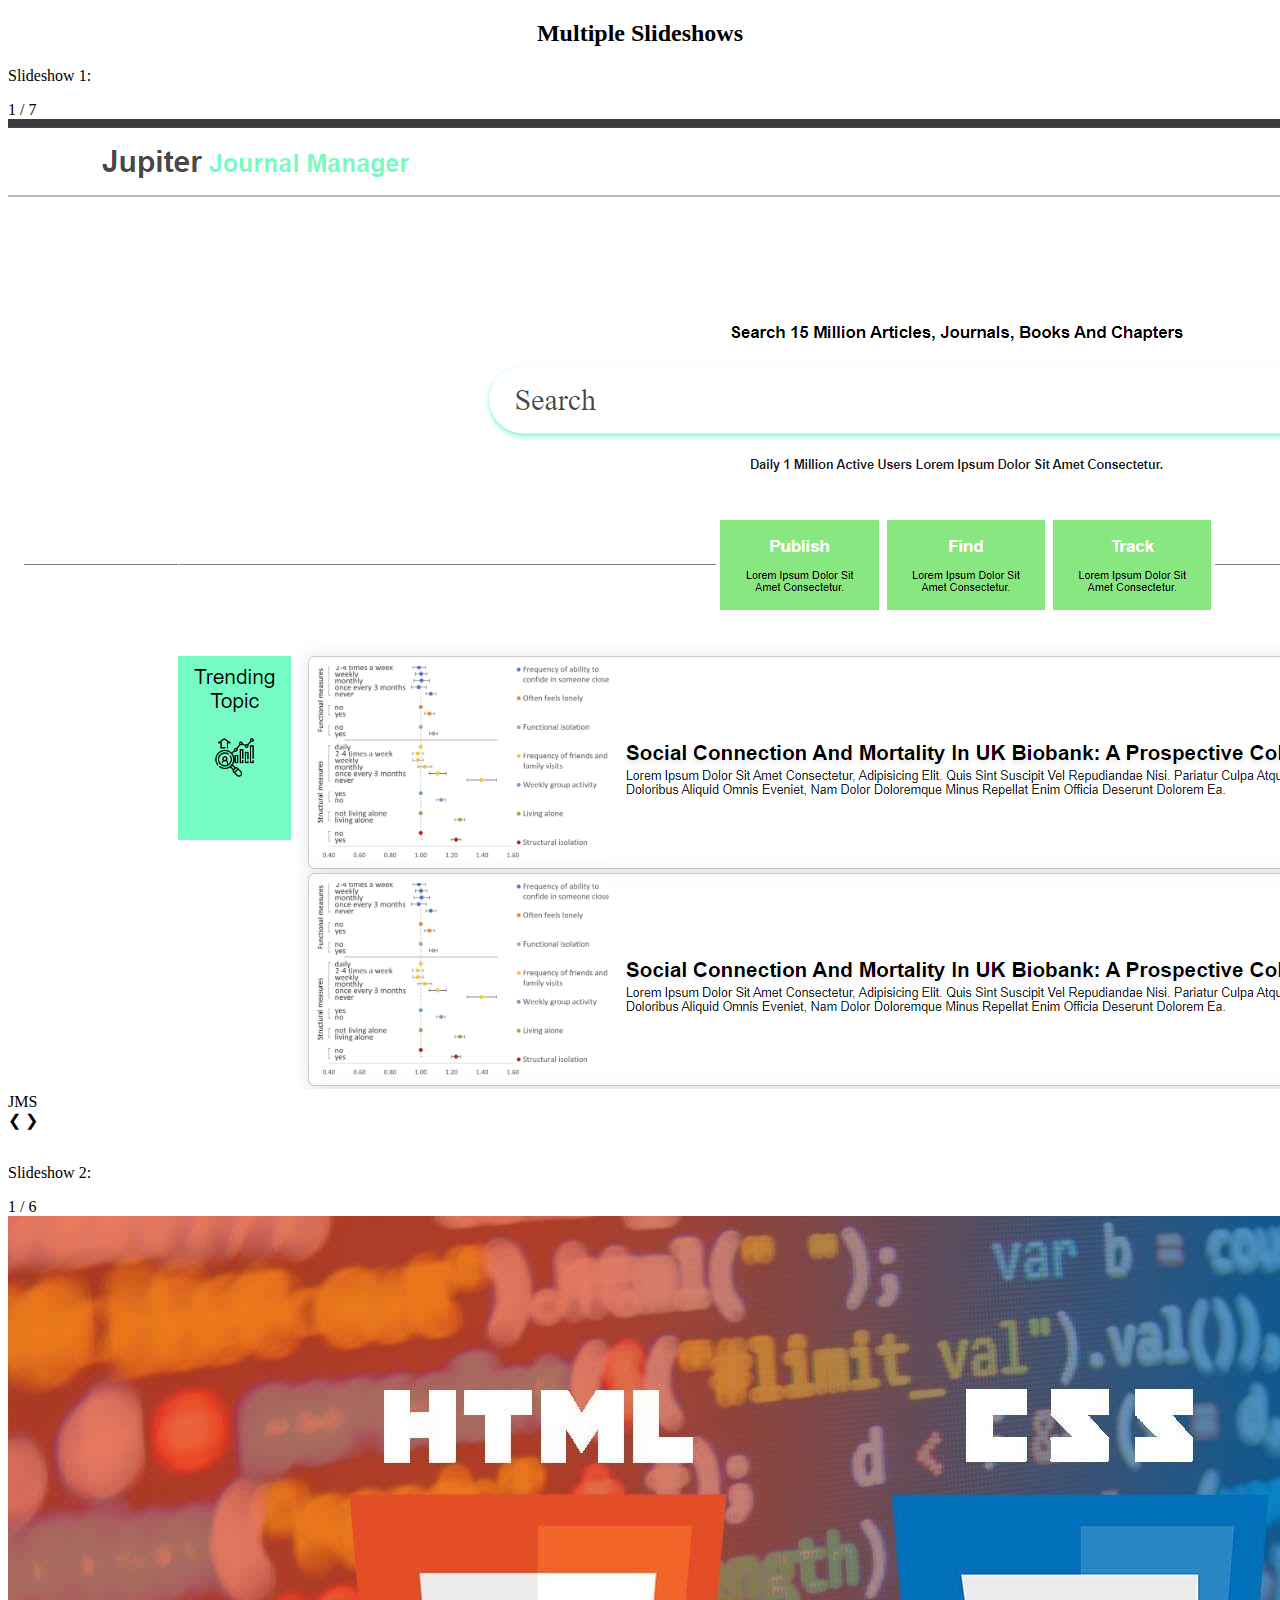
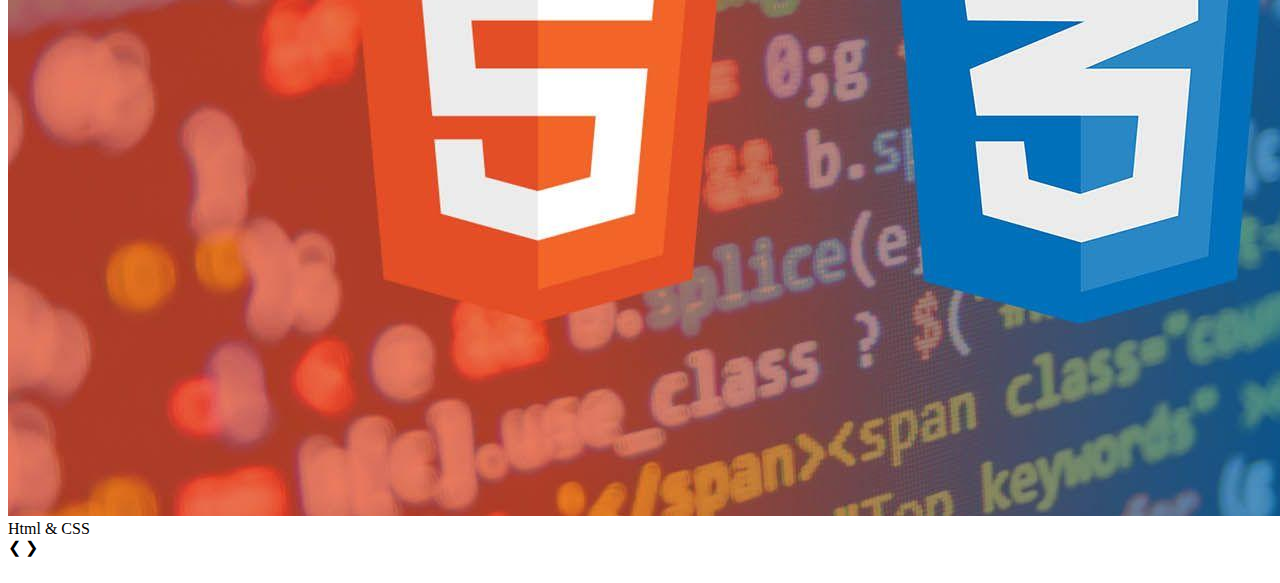
<file: temp.html>
<!DOCTYPE html>
<html lang="en">
<head>
  <meta charset="UTF-8">
  <meta name="viewport" content="width=device-width, initial-scale=1.0">
  <title>Document</title>
</head>
<body>
  <h2 style="text-align:center">Multiple Slideshows</h2>

<p>Slideshow 1:</p>

<div class="slideshow-container">
    
  <!-- Full-width images with number and caption text -->
  <div class="mySlides1">
    <div class="numbertext">1 / 7</div>
    <img src="./photoes/JMS.png" alt="">
    <div class="text">JMS</div>
  </div>

  <div class="mySlides1">
    <div class="numbertext">2 / 7</div>
    <img src="./photoes/my_portfolio.png" alt="">
    <div class="text">my portfolio</div>
  </div>

  <div class="mySlides1">
    <div class="numbertext">3 / 7</div>
    <img src="./photoes/Garbage_Collector.png" alt="">
    <div class="text">Garbage Collector</div>
  </div>

  <div class="mySlides1">
    <div class="numbertext">4 / 7</div>
    <img src="./photoes/Spotify.png" alt="Spotify">
    <div class="text">Spotify</div>
  </div>

  <div class="mySlides1">
    <div class="numbertext">5 / 7</div>
    <img src="./photoes/Notepad.png" alt="">
    <div class="text">Notepad</div>
  </div>

  <div class="mySlides1">
      <div class="numbertext">6 / 7</div>
      <img src="./photoes/ems.png" alt="EMS">
      <div class="text">EMS</div>
  </div>
  <div class="mySlides1">
      <div class="numbertext">7 / 7</div>
      <img src="./photoes/tic_tac_toe.png" alt="tic_tac_toe">
      <div class="text">tic_tac_toe</div>
  </div>

  <!-- Next and previous buttons -->
  <a class="prev" onclick="plusSlides(-1, 0)">&#10094;</a>
  <a class="next" onclick="plusSlides(1, 0)">&#10095;</a>
</div>
<br>

<!-- The dots/circles -->
<div style="text-align:center">
  <span class="dot" onclick="currentSlide(1)"></span>
  <span class="dot" onclick="currentSlide(2)"></span>
  <span class="dot" onclick="currentSlide(3)"></span>
  <span class="dot" onclick="currentSlide(4)"></span>
  <span class="dot" onclick="currentSlide(5)"></span>
  <span class="dot" onclick="currentSlide(6)"></span>
  <span class="dot" onclick="currentSlide(7)"></span>
</div>



<p>Slideshow 2:</p>
<div class="slideshow-container">
        
  <!-- Full-width images with number and caption text -->
  <div class="mySlides2">
    <div class="numbertext">1 / 6</div>
    <img src="./photoes/language_photo/htnl_css.jpg" alt="">
    <div class="text">Html & CSS</div>
  </div>

  <div class="mySlides2">
    <div class="numbertext">2 / 6</div>
    <img src="./photoes/language_photo/js.jpg" alt="">
    <div class="text">js</div>
  </div>

  <div class="mySlides2">
    <div class="numbertext">3 / 6</div>
    <img src="./photoes/language_photo/java.jpg" alt="">
    <div class="text">java</div>
  </div>

  <div class="mySlides2">
    <div class="numbertext">4 / 6</div>
    <img src="./photoes/language_photo/mysql.jpeg" alt="Spotify">
    <div class="text">mysql</div>
  </div>

  <div class="mySlides2">
    <div class="numbertext">5 / 6</div>
    <img src="./photoes/language_photo/php.jpg" alt="">
    <div class="text">php</div>
  </div>

  <div class="mySlides2">
      <div class="numbertext">6 / 6</div>
      <img src="./photoes/language_photo/download_c.png" alt="EMS">
      <div class="text">c</div>
  </div>
  

  <!-- Next and previous buttons -->
  <a class="prev" onclick="plusSlides(-1, 1)">&#10094;</a>
  <a class="next" onclick="plusSlides(1, 1)">&#10095;</a>
</div>
<br>

<!-- The dots/circles -->
<div style="text-align:center">
  <span class="dot" onclick="currentSlide(1)"></span>
  <span class="dot" onclick="currentSlide(2)"></span>
  <span class="dot" onclick="currentSlide(3)"></span>
  <span class="dot" onclick="currentSlide(4)"></span>
  <span class="dot" onclick="currentSlide(5)"></span>
  <span class="dot" onclick="currentSlide(6)"></span>
</div>
  
<script>
  let slideIndex = [1,1];
let slideId = ["mySlides1", "mySlides2"]
showSlides(1, 0);
showSlides(1, 1);

function plusSlides(n, no) {
  showSlides(slideIndex[no] += n, no);
}

function showSlides(n, no) {
  let i;
  let x = document.getElementsByClassName(slideId[no]);
  if (n > x.length) {slideIndex[no] = 1}    
  if (n < 1) {slideIndex[no] = x.length}
  for (i = 0; i < x.length; i++) {
     x[i].style.display = "none";  
  }
  x[slideIndex[no]-1].style.display = "block";  
}
</script>
</body>
</html>
</file>
<file: style.css>
*{
    margin: 0;
    padding: 0;
    box-sizing: border-box;
}
body{
    overflow-x: scroll;
}
.container{
    max-width: 100%;
    min-height: 100vh;
    background-color: #fff;
}

nav{
    box-shadow: 0px 15px 10px rgba(0, 0, 0, 0.4);
    display: flex;
    width: 100%;
    justify-content: space-around;
    height: 80px;
    z-index: 111;
    line-height: 80px;
    border-radius: 30px;
}
.logo{
    display: flex;
    font-size: 40px;
    font-weight: 800;
    color: #3d535f;
    cursor: pointer;
    text-transform: uppercase;
    cursor: pointer;
}
.logo:hover,
.h1sp h1:hover,
.fontend p:hover,
.backend p:hover
{
    color: #7f00ff;
}
b{
    font-size: 70px;
    color: #7f00ff;
}
.navItem{
    display: flex;
}
.navItem li{
    list-style: none;
    margin: 0 15px;
}
.navItem li a,
.skbtn a{ 
    font-size: 25px;
    color: #3d535f;
    letter-spacing: 3px;
    text-decoration: none;
    text-transform: capitalize;
    font-weight: 800;
}
.navItem li:hover a{
    color: #3d535f;
    background: linear-gradient(45deg,#7f00ff,pink);
    border-radius: 30px;
    padding: 7px 15px;
    transition: 0.5s ease-in-out;
    color: #fff;
    font-weight: 800;
}

.links a:hover{
    color: #7f00ff;
}

nav .logo img{
    width: 4rem;
    height: 4rem;
    margin: 7px 10px;
    border-radius: 50%;
}

.links a{
    color: #3d535f;
    padding-top: 20px;
}
.links{
    
    display: flex;
    align-items: center;
    justify-content: center;
    
}

.links a img{
    width: 2rem;
    height: 2rem;
    margin: 0 5px;
}
::-webkit-scrollbar{
    width: 10px;
  }
  ::-webkit-scrollbar-track{
    background: #fff;
  }
  ::-webkit-scrollbar-thumb{
    background-color: #555;
    border-radius: 50%;
  }
  ::-webkit-scrollbar-thumb:hover{
    background: #7f00ff;
  }


.wrapper{
    display: flex;
    justify-content: space-between;
    width: 100%;
    height: calc(100vh -80px);
    justify-content: center;
    align-items: center;
    overflow: hidden;
    padding: 2rem;
}
.wrapper::before{
    position: absolute;
    content: '';
    height: 70%;
    width: 39%;
    border-radius: 50%;
    left: -12%;
    bottom: 1%;
    background: linear-gradient(45deg,#7f00ff,pink);
   
}
.wrapper::after{
    position: absolute;
    content: '';
    height: calc(100vh  -70px);
    width: 40%;
    border-radius: 50%;
    left: 35%;
    top: 15%;
    background: linear-gradient(45deg,#7f00ff,pink);
} 

.cols{

    justify-content: space-evenly;
    flex-wrap: wrap;
    
}
.cols0{
    height: 50%;
    width: 50%;
    margin-top: 50px;
    z-index: 5;
    padding: 0 20px;
    margin: 10px;
    box-shadow: 0px 15px 10px rgba(0, 0, 0, 0.4);
}
.cols1{
    position: relative;
    top: 1.5REM;
    height: 40rem;
    width: 50%;
    object-fit: cover;
    background: #fff;
    background-color: #fff;
    box-shadow: 0px 20px 0px rgba(0, 0, 0, 0.4);
}
.topline{
    display: block;
    position: relative;
    font-size: 35px;
    letter-spacing: 5px;
    color: #3d535f;
    padding-bottom: 10px;
}
.topline::after{
    position: absolute;
    content:'';
    height: 4px;
    width: 45px;
    bottom: 10px;
    background-color: #7f00ff;
}
.multiText{
    color: #7f00ff;
    font-weight: 400px;
    font-size: 40px;
    text-transform: capitalize;
    padding-bottom: 30px;
}
.cols0 h1{
    padding: 15px 15px 15px 0;
}


P{
    display: block;
    width: 100%;
    font-size: 1.3em;
    color: #3d535f;
}
.btns{
    width: 100%;
    display: flex;
    align-items: center;
    justify-content: center;
    right: 7px;
}
button{
    outline: none;
    border: none;
    cursor: pointer;
    font-size: 15px;
    font-weight: 400;
    color: #fff;
    background-color: #3d535f;
    padding: 8px 14px;
    margin: 40px 5px;
    letter-spacing: 2px;
    text-transform: capitalize;
    border-radius: 25px;
    box-shadow: 0px 15px 10px rgba(0, 0, 0, 0.4);
}

button:hover{
    background-color: #7f00ff;

}
.imgbox{
    position: relative;
    width: 100%;
    height: 100%;
}
.imgbox img{
    height: 100%;
    width: 83%;
    object-fit: cover;
}

.footer{
    position: absolute;
    bottom: 3%;
    left: 5%;
}

.langu{
    position: absolute;
    height: 15%;
    width: 50%;
    display: flex;
    align-items: center;
    justify-content: center;
    bottom: 2%;
    left: 12%;
}
.langu img{
    height: 40px;
    width: 40px;
    margin: 5px;
}
.footer{
    bottom: -10px;
    left: 18%;
}

/******************************************For Skills.html Page*****************************************/
/*Nav as same as previous*/

.container2{
    height: 100vh;
    width: 100%;
    border-radius: 30px;
}

.h1sp{
    text-align: center;
    cursor: pointer;
}

.container21{
    position: relative;
    top: -30px;
    left: 150px;
    background-color: rgb(222, 219, 219);
    width: 80%;
    height: 1.6rem;
    border-radius: 30px;
}

.container2{
    margin: 0 2.5%;
}

.fontend{
    position: relative;
    top: 50px;
    height: 30vh;
    width: 95%;
    box-shadow: 0px 15px 10px rgba(0, 0, 0, 0.4);
    border-radius: 30px;
    
}
 .fontend h1,
 .backend h1,
 .core h1{
    color: #3d535f;
    font-size: 40px;
    font-weight: 800;
    padding: 5px 20px;
    margin: 1rem 20px;
    text-shadow: 0px 1px 2px rgba(0, 0, 0, 0.4);

}
.font-skillcore{
    height: 13rem;
}

.skills{
    height: 1.5rem;
    border-radius: 30px;
}
.HTML{
    width: 85%;
    background-color: #34568B;
}
.CSS{
    width: 85%;
    background-color: #5a2a4e;
}
.JS{
    width: 50%;
    background-color: #955251;
}
.BS{
    width: 90%;
    background-color: #009B77;
}
.PHP{
    width: 60%;
    background-color: #DD4124;
}
.sql{
    width: 80%;
    background-color: #55B4B0;
}
.java{
    width: 80%;
    background-color: #9966ff;
}
.C{
    width: 70%;
    background-color: #55B4B0;
}
.eng{
    width: 70%;
    background-color: #E15D44;
}
.beng{
    width: 90%;
    background-color: #5B5EA6;
}
.hindi{
    width: 90%;
    background-color: #BC243C;
}
.fontend p,
.backend p,
.core p{
    color: #3d535f;
    font-size: 20px;
    font-weight: 600;
    padding: 5px 20px;
    text-transform: uppercase;
}

.backend{
    position: relative;
    top: 100px;
    height: 30vh;
    width: 95%;
    box-shadow: 0px 15px 10px rgba(0, 0, 0, 0.4);
    border-radius: 30px;
}
.corei{
    position: relative;
    top: 150px;
}
.core{
    position: relative;
    height: 23vh;
    width: 95%;
    box-shadow: 0px 15px 10px rgba(0, 0, 0, 0.4);
    border-radius: 30px;
}
.mainpage{
    height: 20vh;
    text-align: center;
}
.skbtn{
    position: absolute;
    bottom: -25px;
    right: 8px;
}

/********For Image Slider*********/

.slideshow-container {
    position: relative;
    margin: auto;
    height: 45vh;
    width: 80%;
    border-radius: 32px;
  }
  .mySlides1, .mySlides2, .mySlides3 {
    display: none
}
  .mySlides1 img,
  .mySlides2 img,
  .mySlides3 img{
    height: 50vh;
    width: 100%;
    border-radius: 32px;
  }
  /* Next & previous buttons */
  .prev, .next {
    cursor: pointer;
    position: absolute;
    top: 50%;
    width: auto;
    margin-top: -22px;
    padding: 16px;
    color: #7f00ff;
    font-weight: bold;
    font-size: 18px;
    transition: 0.6s ease;
    border-radius: 0 3px 3px 0;
    user-select: none;
  }
  /* Position the "next button" to the right */
  .next {
    right: 0;
    border-radius: 3px 0 0 3px;
  }
  
  /* On hover, add a black background color with a little bit see-through */
  .prev:hover, .next:hover {
    background-color: rgba(0,0,0,0.8);
  }
  
  /* Caption text */
  .text {
    color: #3d535f;
    font-size: 15px;
    padding: 8px 12px;
    position: absolute;
    bottom: 8px;
    width: 100%;
    text-align: center;
  }
  
  /* Number text (1/3 etc) */
  .numbertext {
    color: #3d535f;
    font-size: 12px;
    padding: 8px 12px;
    position: absolute;
    top: 0;
    height: 100%;
    width: 100%;
  }
  /* The dots/bullets/indicators */
  .dot1, 
  .dot2, 
  .dot3 {
    cursor: pointer;
    height: 15px;
    width: 15px;
    margin: 0 2px;
    background-color: #bbb;
    border-radius: 50%;
    display: inline-block;
    transition: background-color 0.6s ease;
  }
  
  .active, .dot1:hover, .dot2:hover, .dot3:hover {
    background-color: #717171;
  }
  
  /* Fading animation */
  .fade {
    animation-name: fade;
    animation-duration: 1.5s;
  }
  
  @keyframes fade {
    from {opacity: .4}
    to {opacity: 1}
  }

  .body {
    --color: rgba(30, 30, 30);
    --bgColor: #fff;
    min-height: 40vh;
    display: grid;
    align-content: center;
    gap: 2rem;
    font-family: "Poppins", sans-serif;
    color: var(--color);
    background: var(--bgColor);
    border-radius: 32px;
    box-shadow: 0px 15px 10px rgba(0, 0, 0, 0.4);
    width: 90%;
    margin: 5%;
  }
  .body h1 {
    text-align: center;
  }
  .body h1:hover{
    color: #7f00ff;
  }

  /******for Contact Page***************/
  
.contact-container{
    display: flex;
    align-items: center;
    justify-content: space-evenly;
    border-radius: 32px;
    margin-bottom: 2%;
    color: #3d535f;
    height: 100%;
}
.contact-left{
    display: flex;
    flex-direction: column;
    align-items: start;
    gap: 20px;
}

.contact-left-title h2{
    font-size: 40px;
    font-weight: 600;
    color: #3d535f;
    margin-bottom: 5px;
}

.contact-left-title hr{
    border: none;
    width: 120px;
    height: 5px;
    background-color: #a363aa;
    border-radius: 10px;
    margin-bottom: 20px;

}

.contact-input{
    width: 400px;
    height: 50px;
    border: none;
    outline: none;
    padding-left: 25px;
    font-weight: 500;
    color: #666;
    border-radius: 50px;
    border: 2px solid #7f00ff;
}

.contact-left textarea{
    height: 140px;
    padding-top: 15px;
    border-radius: 20px;
}

.contact-input:focus{
    border: 2px solid #ff994f;
}

.contact-input::placeholder{
    color: #a9a9a9;
}

.contact-left button{
    display: flex;
    align-items: center;
    padding: 15px 30px;
    font-size: 16px;
    color: #fff;
    gap: 10px;
    border: none;
    border-radius: 50px;
    background: linear-gradient(45deg,#7f00ff,pink);
    cursor: pointer;
}

@media (max-width: 800px) {
    .contact-input{
        width: 80vw;
    }
    
}


  
  footer{
    text-align: center;
  }
</file>
<file: mediaquery.css>
/**********Media Query for Nav bar***********/

@media (min-width: 1164.1px) and (max-width: 1300px){
    .cols1{
        
        height: 32rem;
        width: 29.6rem;
        margin-top: 30px;
    }
    .cols0{
        margin-right: 2rem;
        margin-top: 4rem;
    }
    .topline{
        font-size: 30px;
    }
    .multiText{
        font-size: 32px;
    }
    .wrapper .cols0 p{
        font-size: 1.14rem;
    }
    .langu{
        left: 20%;
    }
    
}



@media (min-width: 1016px) and (max-width: 1164px) {
    /*****10% small*******/
    .logo{
        font-size: 34px;
    }
    nav .logo img{
        width: 3.2rem;
        height: 3.2rem;
        margin: 10px 9px 6px;
    }
    
    .navItem li a{
        font-size: 22px;
    }
    .navItem li{
        margin: 0 13.2px;
    }
    .links a img{
        width: 1.5rem;
        height: 1.5rem;
        margin: 0 5.3px;
    }
    .navItem li:hover a{
        padding: 6.3px 13.5px;
    }
    
    .h1sp h1{
        font-size: 2.3rem;
    }
    .skbtn a{
        font-size: 1.3rem;
    }
    .wrapper{
        margin-top: 4rem;
    }
    .cols1{
        height: 25.6rem;
        width: 23.68rem;
        margin-left: 1.5rem;
    }
    .langu{
        left: 24%;
    }
    .langu p{
        left: -40%;
    }
  
}
/*****10% small*******/
@media (min-width: 911px) and (max-width: 1015.99px) {
    
    .logo{
        font-size: 32px;
    }
    nav .logo img{
        width: 2.88rem;
        height: 2.88rem;
        margin: 14px 9px 5px;
    }
    .links a img{
        width: 1.6rem;
        height: 1.6rem;
        margin: 0 4.5px;
    }
    .navItem li a{
        font-size: 19.6px;
    }
    .navItem li:hover a{
        padding: 5.67px 12.15px;
    }
    .navItem li{
        margin: 0 9px;
    }
    .wrapper{
        margin-top: 4rem;
    }
    .cols1{
        height: 25.6rem;
        width: 23.68rem;
    }

    .cols0{
        margin-right: 2.2rem;
    }

    .topline{
        font-size: 26px;
    }
    .multiText{
        font-size: 28px;
    }
    .wrapper .cols0 p{
        font-size: 1rem;
    }
    button{
        font-size: 12px;
        padding: 8px 14px;
        margin: 42px 6px;
    }
    .h1sp h1{
        font-size: 2rem;
    }
    .skbtn a{
        font-size: 1.3rem;
    }
    .mainpage{
        height: 8.5rem;
    }

    .container21{
        width: 78%;
    }
    .wrapper::before{
        height: 50%;
        width: 65%;
        bottom: -25%;
    }
    .langu{
        left: 24%;
    }
    .langu p{
        left: -40%;
    }
 
}

/*****20% small*******/
@media (min-width: 768px) and (max-width: 910.99px) {
    nav{
        height: 70px;
    }
    .logo{
        font-size: 24px;
    }
    nav .logo img{
        width: 2.304rem;
        height: 2.304rem;
        margin: 18px 9px 3px;
    }
    .links a img{
        width: 1.28rem;
        height: 1.28rem;
        margin: 0 4.5px;
    }
    .navItem li a{
        font-size: 18px;
    }
    .navItem li{
        margin: 0 5.6px;
    }
    .navItem li:hover a{
        padding: 4.536px 9.72px;
    }
    .wrapper{
        margin-top: 3.2rem;
    }
    .cols1{
        
        height: 24rem;
        width: 22rem;
        margin-top: 30px;
    }

    .cols0{
        margin-right: 2.2rem;
        margin-top: 4rem;
    }

    .topline{
        font-size: 26px;
    }
    .multiText{
        font-size: 28px;
    }
    .wrapper .cols0 p{
        font-size: 1rem;
    }
    button{
        font-size: 12px;
        padding: 8px 14px;
        margin: 42px 6px;
    }
    .h1sp h1{
        font-size: 2rem;
    }
    
    .skbtn a{
        font-size: 1.1rem;
    }
    
    .mainpage{
        height: 7.5rem;
    }
    .langu{
        left: 24%;
    }
    .langu p{
        left: -40%;
    }

}

@media (min-width: 768px) and (max-width: 811.99px) {
    .topline{
        font-size: 23px;
    }
    .multiText{
        font-size: 24px;
    }
    
    
}


@media (max-width: 767.99px) {
    body{
        overflow: scroll;
    }
    nav{
        height: 60px;
    }
    .logo{
        font-size: 19px;
    }
    nav .logo img{
        width: 1.9rem;
        height: 1.9rem;
        margin: 18px 9px 3px;
    }

    .navItem li{
        margin: 0 4.4px;
    }
    .menu-outline{
        display: block;
    }

    .wrapper{
        display: flex;
        flex-direction: column-reverse;
    }
    .cols1{
        top: 25px;
        width: 45%;
        height: 45%;
    }
    .cols0{
        margin-top: 7rem;
        width: 85%;
        height: 85%;
    }
    .topline{
        font-size: 30px;
    }
    .multiText{
        font-size: 34px;
    }
    .cols0 p{
        font-size: 1.3rem;
    }
    button{
        font-size: 10px;
        padding: 6px 10px;
        margin: 32px 6px;
    }
    .h1sp h1{
        font-size: 1.6rem;
    }
    
    .skbtn a{
        font-size: 1.1rem;
    } 
    .mainpage{
        height: 7.5rem;
    }
    .container21{
        width: 70%;
    }
    .container2{
        p{
            font-size: 1.1rem;
        }
    }
    .font-skillcore{
        height: 11rem;
    }
    .wrapper::before{
        height: 55%;
        width: 60%;
        top: 65%;
    }
   
    .langu{
        top: 35%;
        left: 50%;
    }
    .langu p{
        font-size: 10px;
        left: 30%;
    }
    .langu img{
        height: 25px;
        width: 25px;
        margin: 2px;
    }
    
}

@media (max-width: 550.99px){
    .cols0{
        margin-top: 7rem;
        width: 85%;
        height: 85%;
    }
    .topline{
        font-size: 22px;
    }
    .multiText{
        font-size: 20px;
    }
    .cols0 p{
        font-size: 1.3rem;
    }
    .h1sp h1{
        font-size: 1.2rem;
    }
    
    .skbtn a{
        font-size: .8rem;
    }
    
    .mainpage{
        height: 5.5rem;
    }
    .container21{
        width: 63%;
    }
    .container2{
        p{
            font-size: .8rem;
        }
    }
    .fontback{
        height: 12rem;
    }
    .font-skillcore{
        height: 9rem;
    }
    .wrapper::before{
        height: 45%;
        width: 75%;
        top: 70%;
        left: -20%;
    }
    .imgbox img{
        position: relative;
        left: 0px;
        bottom: -20px;
        height: 100%;
        width: 100%;
    }
    .cols1{
        border-radius: 50%;
    }
    
}

@media  (max-width: 772.99px){
        nav{
            height: 115px;
        }
        .logo{
            font-size: 25px;
        }
        
        .navItem{
            position: absolute;
            top: 50px;
        }
        .navItem li a{
            font-size: 20px;
        }
        .navItem a{
            font-size: 30px;
        }
        .links{
            margin-bottom: 40px;
        }
        
        
        .imgbox img{
            position: relative;
            left: 0px;
            bottom: -24px;
            height: 100%;
            width: 100%;
            border-bottom-left-radius: 32px;
        }
        .cols1{
            border-radius: 50%;
        }
}

@media screen and (max-width: 475.99px){

    .logo{
        font-size: 20px;
    }

    .navItem li a{
        font-size: 17px;
    }
    .links a img{
        height: 20px;
        width: 20px;
    }
    .container21{
        width: 45%;
        height: 4%;
    }
    .container21 .skills{
        height: 100%;
    }

}

@media screen and (max-width: 315.99px) {
    .logo{
        font-size: small;
    }   
    .logo b{
        font-size: 40px;
    }
    .links a img{
        height: 17px;
        width: 17px;
        margin: 1.5px;
    }
    .navItem li a, 
    .skbtn a{
        font-size: 11px;
    }
    .h1sp h1{
        font-size: 15px;
    }
    .container21{
        width: 35%;
        height: 4%;
    }
    .container21 .skills{
        height: 100%;
    }
    .proh{
        font-size: 22px;
    }
    
    
    
}

/****For Wrapper************/
@media (min-width: 767px) and (max-width: 1300px){
    .wrapper::before{
        height: 65%;
        width: 48%;
        bottom: 5%;
    }
    .imgbox img{
        position: relative;
        left: 0px;
        bottom: -20px;
        height: 100%;
        width: 100%;
    }
    .cols1{
        border-radius: 50%;
    }
}
</file>
<file: aboutcss.css>
@import url("https://fonts.googleapis.com/css2?family=Poppins:wght@300;500;700&display=swap");

*,
*::before,
*::after {
  margin: 0;
  padding: 0;
  box-sizing: border-box;
}

body{
    overflow-x: hidden;
}

nav{
    box-shadow: 0px 15px 10px rgba(0, 0, 0, 0.4);
    display: flex;
    width: 100%;
    justify-content: space-around;
    height: 80px;
    z-index: 111;
    line-height: 80px;
    border-radius: 30px;
}
.logo{
    display: flex;
    font-size: 40px;
    font-weight: 800;
    color: #3d535f;
    cursor: pointer;
    text-transform: uppercase;
}
.logo:hover,
.body .title:hover
{
    color: #7f00ff;
}
b{
    font-size: 70px;
    color: #7f00ff;
}
.navItem{
    display: flex;
}
.navItem li{
    list-style: none;
    margin: 0 15px;
}
.navItem li a{ 
    font-size: 25px;
    color: #3d535f;
    letter-spacing: 3px;
    text-decoration: none;
    text-transform: capitalize;
    font-weight: 800;
}
.open{
    font-size: 1.1rem;
    display: flex;
    align-items: center;
    justify-content: center;  
    color: #3d535f;
    letter-spacing: 3px;
    text-decoration: none;
    text-transform: capitalize;
}

.navItem li:hover a{
    color: #3d535f;
    background: linear-gradient(45deg,#7f00ff,pink);
    border-radius: 30px;
    padding: 7px 15px;
    transition: 0.5s ease-in-out;
    color: #fff;
    font-weight: 800;
}

.links a:hover,
span:hover, 
h1:hover{
    color: #7f00ff;
}

.github{
    width: 40px;
    height: 40px;
}

nav .logo img{
    width: 4rem;
    height: 4rem;
    margin: 7px 10px;
    border-radius: 50%;
}
::-webkit-scrollbar{
  width: 10px;
}
::-webkit-scrollbar-track{
  background: #fff;
}
::-webkit-scrollbar-thumb{
  background-color: #555;
  border-radius: 50%;
}
::-webkit-scrollbar-thumb:hover{
  background: #7f00ff;
}

.links a{
    color: #3d535f;
    padding-top: 20px;
}

.links{
    
    display: flex;
    align-items: center;
    justify-content: center;
    
}

.links a img{
    width: 2rem;
    height: 2rem;
    margin: 0 5px;
}


P{
    display: block;
    width: 100%;
    font-size: 1.3em;
    color: #3d535f;
}


/*****About Us*************/
.body {
  --color: rgba(30, 30, 30);
  --bgColor: #fff;
  min-height: 40vh;
  display: grid;
  align-content: center;
  gap: 2rem;
  font-family: "Poppins", sans-serif;
  color: var(--color);
  background: var(--bgColor);
  border-radius: 32px;
  box-shadow: 0px 15px 10px rgba(0, 0, 0, 0.4);
  width: 90%;
  margin: 5%;
}

.body h1 {
  text-align: center;
}

.body ul {
  --col-gap: 2rem;
  --row-gap: 2rem;
  --line-w: 0.25rem;
  display: grid;
  grid-template-columns: var(--line-w) 1fr;
  grid-auto-columns: max-content;
  column-gap: var(--col-gap);
  list-style: none;
  width: min(60rem, 90%);
  margin-inline: auto;
}

/* line */
.body ul::before {
  content: "";
  grid-column: 1;
  grid-row: 1 / span 20;
  background: rgb(225, 225, 225);
  border-radius: calc(var(--line-w) / 2);
}

/* columns*/

/* row gaps */
.body ul li:not(:last-child) {
  margin-bottom: var(--row-gap);
}

/* card */
.body ul li {
  grid-column: 2;
  --inlineP: 1.5rem;
  margin-inline: var(--inlineP);
  grid-row: span 2;
  display: grid;
  grid-template-rows: min-content min-content min-content;
}

/* date */
.body ul li .date {
  --dateH: 3rem;
  height: var(--dateH);
  margin-inline: calc(var(--inlineP) * -1);

  text-align: center;
  background-color: var(--accent-color);

  color: white;
  font-size: 1.25rem;
  font-weight: 700;

  display: grid;
  place-content: center;
  position: relative;

  border-radius: calc(var(--dateH) / 2) 0 0 calc(var(--dateH) / 2);
}

/* date flap */
.body ul li .date::before {
  content: "";
  width: var(--inlineP);
  aspect-ratio: 1;
  background: var(--accent-color);
  background-image: linear-gradient(rgba(0, 0, 0, 0.2) 100%, transparent);
  position: absolute;
  top: 100%;

  clip-path: polygon(0 0, 100% 0, 0 100%);
  right: 0;
}

/* circle */
.body ul li .date::after {
  content: "";
  position: absolute;
  width: 2rem;
  aspect-ratio: 1;
  background: var(--bgColor);
  border: 0.3rem solid var(--accent-color);
  border-radius: 50%;
  top: 50%;

  transform: translate(50%, -50%);
  right: calc(100% + var(--col-gap) + var(--line-w) / 2);
}

/* title descr */
.body ul li .title,
.body ul li .descr {
  background: var(--bgColor);
  position: relative;
  padding-inline: 1.5rem;
}
.body ul li .title {
  overflow: hidden;
  padding-block-start: 1.5rem;
  padding-block-end: 1rem;
  font-weight: 500;
}
.body ul li .descr {
  padding-block-end: 1.5rem;
  font-weight: 300;
}

/* shadows */
.body ul li .title::before,
.body ul li .descr::before {
  content: "";
  position: absolute;
  width: 90%;
  height: 0.5rem;
  background: rgba(0, 0, 0, 0.5);
  left: 50%;
  border-radius: 50%;
  filter: blur(4px);
  transform: translate(-50%, 50%);
}
.body ul li .title::before {
  bottom: calc(100% + 0.125rem);
}

.body ul li .descr::before {
  z-index: -1;
  bottom: 0.25rem;
}


@media (min-width: 40rem) {
    .body  ul {
    grid-template-columns: 1fr var(--line-w) 1fr;
  }
  .body ul::before {
    grid-column: 2;
  }
  .body  ul li:nth-child(odd) {
    grid-column: 1;
  }
  .body ul li:nth-child(even) {
    grid-column: 3;
  }

  /* start second card */
  .body ul li:nth-child(2) {
    grid-row: 2/4;
  }

  .body ul li:nth-child(odd) .date::before {
    clip-path: polygon(0 0, 100% 0, 100% 100%);
    left: 0;
  }

  .body ul li:nth-child(odd) .date::after {
    transform: translate(-50%, -50%);
    left: calc(100% + var(--col-gap) + var(--line-w) / 2);
  }
  .body ul li:nth-child(odd) .date {
    border-radius: 0 calc(var(--dateH) / 2) calc(var(--dateH) / 2) 0;
  }
}


/*************contact page***************/


.contact-container{
    display: flex;
    align-items: center;
    justify-content: space-evenly;
    border-radius: 32px;
    margin-bottom: 2%;
    color: #3d535f;
    height: 100%;
}
.contact-left{
    display: flex;
    flex-direction: column;
    align-items: start;
    gap: 20px;
}

.contact-left-title h2{
    font-size: 40px;
    font-weight: 600;
    color: #3d535f;
    margin-bottom: 5px;
}

.contact-left-title hr{
    border: none;
    width: 120px;
    height: 5px;
    background-color: #a363aa;
    border-radius: 10px;
    margin-bottom: 20px;

}

.contact-input{
    width: 400px;
    height: 50px;
    border: none;
    outline: none;
    padding-left: 25px;
    font-weight: 500;
    color: #666;
    border-radius: 50px;
    border: 2px solid #7f00ff;
}

.contact-left textarea{
    height: 140px;
    padding-top: 15px;
    border-radius: 20px;
}

.contact-input:focus{
    border: 2px solid #ff994f;
}

.contact-input::placeholder{
    color: #a9a9a9;
}

.contact-left button{
    display: flex;
    align-items: center;
    padding: 15px 30px;
    font-size: 16px;
    color: #fff;
    gap: 10px;
    border: none;
    border-radius: 50px;
    background: linear-gradient(45deg,#7f00ff,pink);
    cursor: pointer;
}

@media (max-width: 800px) {
    .contact-input{
        width: 80vw;
    }
    
}


/********For Image Slider*********/

.slideshow-container {
  position: relative;
  margin: auto;
  height: 45vh;
  width: 80%;
  border-radius: 32px;
}
.mySlides {
  display: none;
  
}
.mySlides img{
  height: 50vh;
  width: 100%;
  border-radius: 32px;
}
/* Next & previous buttons */
.prev, .next {
  cursor: pointer;
  position: absolute;
  top: 50%;
  width: auto;
  margin-top: -22px;
  padding: 16px;
  color: yellow;
  font-weight: bold;
  font-size: 18px;
  transition: 0.6s ease;
  border-radius: 0 3px 3px 0;
  user-select: none;
}
/* Position the "next button" to the right */
.next {
  right: 0;
  border-radius: 3px 0 0 3px;
}

/* On hover, add a black background color with a little bit see-through */
.prev:hover, .next:hover {
  background-color: rgba(0,0,0,0.8);
}

/* Caption text */
.text {
  color: #f2f2f2;
  font-size: 15px;
  padding: 8px 12px;
  position: absolute;
  bottom: 8px;
  width: 100%;
  text-align: center;
}

/* Number text (1/3 etc) */
.numbertext {
  color: #f2f2f2;
  font-size: 12px;
  padding: 8px 12px;
  position: absolute;
  top: 0;
  height: 100%;
  width: 100%;
}
/* The dots/bullets/indicators */
.dot {
  cursor: pointer;
  height: 15px;
  width: 15px;
  margin: 0 2px;
  background-color: #bbb;
  border-radius: 50%;
  display: inline-block;
  transition: background-color 0.6s ease;
}

.active, .dot:hover {
  background-color: #717171;
}

/* Fading animation */
.fade {
  animation-name: fade;
  animation-duration: 1.5s;
}

@keyframes fade {
  from {opacity: .4}
  to {opacity: 1}
}
footer{
  text-align: center;
}

@media screen and (max-width: 763px) {
   .body{
      margin-top: 3.5rem;
   }
}
</file>
<file: projectstyle.css>
*{
    margin: 0;
    padding: 0;
    box-sizing: border-box;
}
body{
    display: flex;
    justify-content: center;
    align-items: center;
    flex-direction: column;
    background-color: #fff;
    overflow-x: hidden;
}

nav{
    box-shadow: 0px 15px 10px rgba(0, 0, 0, 0.4);
    display: flex;
    width: 100%;
    justify-content: space-around;
    height: 80px;
    z-index: 111;
    line-height: 80px;
    border-radius: 30px;
}
.logo{
    display: flex;
    font-size: 40px;
    font-weight: 800;
    color: #3d535f;
    cursor: pointer;
    text-transform: uppercase;
}
.logo:hover,
.h1sp h1:hover,
.fontend p:hover
{
    color: #7f00ff;
}
b{
    font-size: 70px;
    color: #7f00ff;
}
.navItem{
    display: flex;
}
.navItem li{
    list-style: none;
    margin: 0 15px;
}
.navItem li a{ 
    font-size: 25px;
    color: #3d535f;
    letter-spacing: 3px;
    text-decoration: none;
    text-transform: capitalize;
    font-weight: 800;
}
.open{
    font-size: 1.1rem;
    display: flex;
    align-items: center;
    justify-content: center;  
    color: #3d535f;
    letter-spacing: 3px;
    text-decoration: none;
    text-transform: capitalize;
}

.navItem li:hover a{
    color: #3d535f;
    background: linear-gradient(45deg,#7f00ff,pink);
    border-radius: 30px;
    padding: 7px 15px;
    transition: 0.5s ease-in-out;
    color: #fff;
    font-weight: 800;
}

.links a:hover,
span:hover, 
h1:hover{
    color: #7f00ff;
}

nav .logo img{
    width: 4rem;
    height: 4rem;
    margin: 7px 10px;
    border-radius: 50%;
}

.links a{
    color: #3d535f;
    padding-top: 20px;
}
.links{
    
    display: flex;
    align-items: center;
    justify-content: center;
    
}

.links a img{
    width: 2rem;
    height: 2rem;
    margin: 0 5px;
}


P{
    display: block;
    width: 100%;
    font-size: 1.3em;
    color: #3d535f;
}
.btns{
    width: 100%;
    display: flex;
    align-items: center;
    justify-content: center;
    right: 7px;
}
button{
    outline: none;
    border: none;
    cursor: pointer;
    font-size: 1rem;
    font-weight: 450;
    color: #fff;
    background-color: #3d535f;
    padding: 6px 10px;
    margin: 2% 5px 0;
    letter-spacing: 4px;
    text-transform: capitalize;
    border-radius: 25px;
    box-shadow: 0px 15px 10px rgba(0, 0, 0, 0.4);
}

button:hover{
    background-color: #7f00ff;

}

/********Main projects**********/
  
  .cards {
    box-shadow: 0px 15px 10px rgba(0, 0, 0, 0.4);
    width: 100%;
    height: 45%;
    display: flex;
    flex-wrap: wrap;
    justify-content: space-around;
    border-radius: 32px;
  }
  
  .card {
    margin: 40px;
    position: relative;
    max-width: 450px;
    max-height: 250px;
    border-radius: 32px;
    box-shadow: 0px 15px 10px rgba(0, 0, 0, 0.4);
  }
  
  .card-title {
    display: block;
    text-align: center;
    color: #3d535f;
    background-color: #fff;
    padding: 2%;
    border-radius: 32px;
  }
  
  .card img {
    width: 100%;
    height: 85%;
    object-fit: cover;
    display: block;
    position: relative;
    border-bottom-left-radius: 32px;
    border-bottom-right-radius: 32px;
  }
  
  .card-desc {
    font-size: 1.2rem;
    position: absolute;
    height: 0;
    top: 0;
    opacity: 0;
    padding: 18px 8%;
    background-color: #fff;
    overflow-y: scroll;
    transition: 0.8s ease;
    border-radius: 32px;
    font-weight: 500;
    box-shadow: 0px 15px 10px rgba(0, 0, 0, 0.4);
  }
  span{
    font-size: 2rem;
    font-weight: 800;
    color: #3d535f;
    background-color: transparent;
  }
  
  .card:hover .card-desc {
    opacity: 1;
    height: 103%;
  }
  
  h1 {
    font-size: 2.8rem;
    color: #3d535f;
    margin: 40px 0 20px 0;
    text-align: center;
  }
  footer{
    margin-top: 1rem;
    text-align: center;
  }

  @media screen and (max-width:540px){
     h1{
        font-size: 2rem;
     }
  }
  @media screen and (max-width:394px){
    h1{
       font-size: 1.5rem;
    }
 }
</file>
